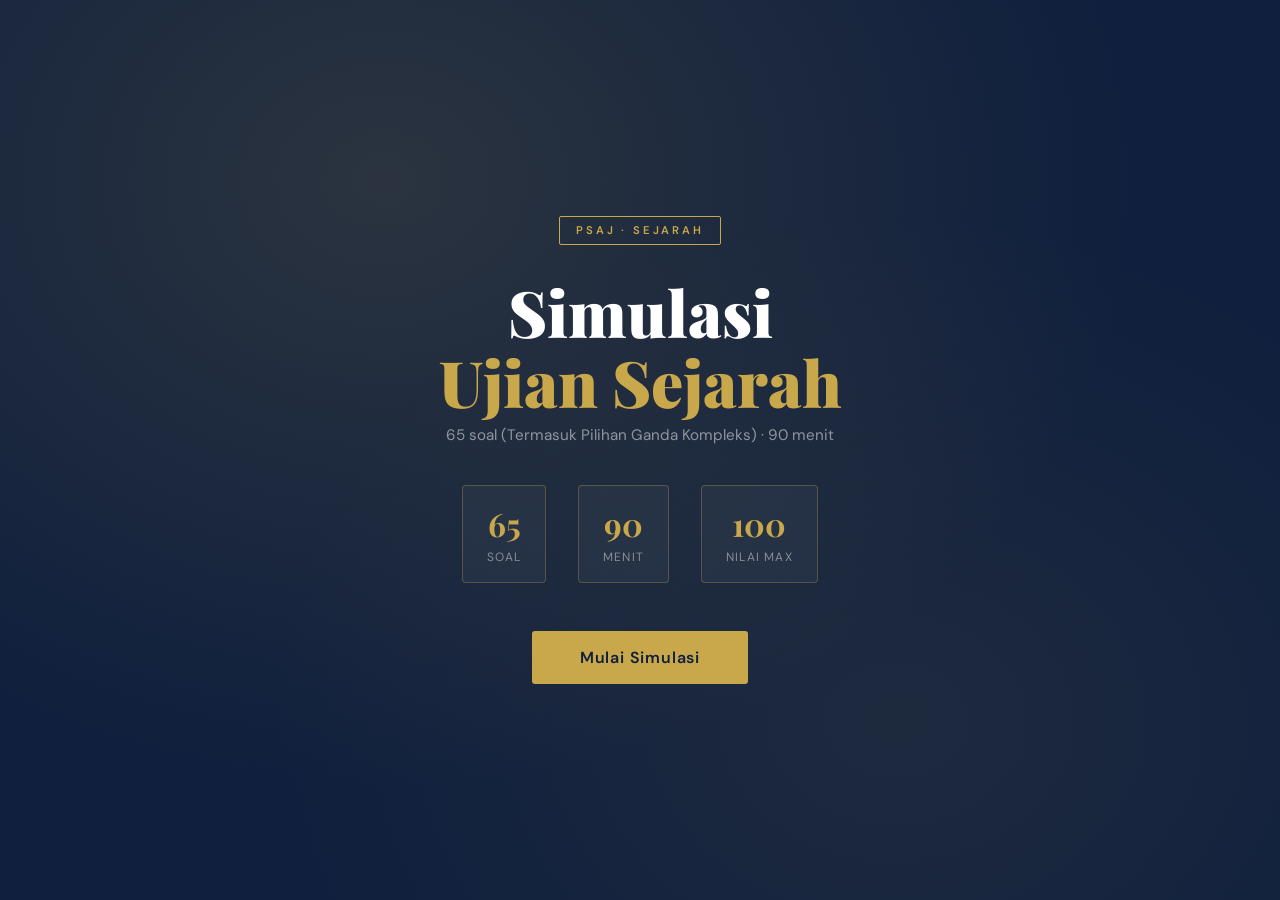
<file: index.html>
<!DOCTYPE html>
<html lang="id">
<head>
<meta charset="UTF-8">
<meta name="viewport" content="width=device-width, initial-scale=1.0">
<title>Simulasi USP Sejarah</title>
<style>
  @import url('https://fonts.googleapis.com/css2?family=Playfair+Display:wght@700;900&family=DM+Sans:wght@300;400;500;600&display=swap');

  :root {
    --navy: #0f1f3d;
    --navy2: #1a2f52;
    --gold: #c9a84c;
    --gold2: #e8c96a;
    --cream: #faf6ee;
    --green: #1a6644;
    --green-light: #e8f5ee;
    --red: #8b1a1a;
    --red-light: #fdf0f0;
    --gray: #6b7280;
    --border: #ddd5c0;
  }

  * { margin: 0; padding: 0; box-sizing: border-box; }

  body {
    font-family: 'DM Sans', sans-serif;
    background: var(--cream);
    color: var(--navy);
    min-height: 100vh;
  }

  /* ── SCREENS ── */
  .screen { display: none; }
  .screen.active { display: block; }

  /* ── START SCREEN ── */
  #start-screen {
    min-height: 100vh;
    display: none;
    flex-direction: column;
    align-items: center;
    justify-content: center;
    padding: 2rem;
    background: var(--navy);
    position: relative;
    overflow: hidden;
  }
  #start-screen.active { display: flex; }

  #start-screen::before {
    content: '';
    position: absolute;
    inset: 0;
    background: radial-gradient(ellipse at 30% 20%, rgba(201,168,76,0.15) 0%, transparent 60%),
                radial-gradient(ellipse at 70% 80%, rgba(201,168,76,0.08) 0%, transparent 50%);
  }

  .start-badge {
    font-family: 'DM Sans', sans-serif;
    font-size: 0.7rem;
    font-weight: 600;
    letter-spacing: 0.25em;
    text-transform: uppercase;
    color: var(--gold);
    border: 1px solid var(--gold);
    padding: 0.4rem 1rem;
    border-radius: 2px;
    margin-bottom: 2rem;
    position: relative;
    z-index: 1;
  }

  .start-title {
    font-family: 'Playfair Display', serif;
    font-size: clamp(2rem, 6vw, 4rem);
    font-weight: 900;
    color: #fff;
    text-align: center;
    line-height: 1.1;
    position: relative;
    z-index: 1;
    margin-bottom: 0.5rem;
  }

  .start-title span { color: var(--gold); }

  .start-sub {
    color: rgba(255,255,255,0.5);
    font-size: 0.95rem;
    text-align: center;
    margin-bottom: 2.5rem;
    position: relative;
    z-index: 1;
  }

  .stats-row {
    display: flex;
    gap: 2rem;
    margin-bottom: 3rem;
    position: relative;
    z-index: 1;
  }

  .stat-box {
    text-align: center;
    border: 1px solid rgba(201,168,76,0.3);
    padding: 1rem 1.5rem;
    border-radius: 4px;
    background: rgba(255,255,255,0.04);
  }

  .stat-num {
    font-family: 'Playfair Display', serif;
    font-size: 2rem;
    font-weight: 700;
    color: var(--gold);
    display: block;
  }

  .stat-label {
    font-size: 0.75rem;
    color: rgba(255,255,255,0.45);
    text-transform: uppercase;
    letter-spacing: 0.1em;
  }

  .btn-start {
    font-family: 'DM Sans', sans-serif;
    font-size: 1rem;
    font-weight: 600;
    color: var(--navy);
    background: var(--gold);
    border: none;
    padding: 1rem 3rem;
    border-radius: 3px;
    cursor: pointer;
    position: relative;
    z-index: 1;
    letter-spacing: 0.05em;
    transition: background 0.2s, transform 0.1s;
  }

  .btn-start:hover { background: var(--gold2); transform: translateY(-1px); }
  .btn-start:active { transform: translateY(0); }

  /* ── EXAM SCREEN ── */
  #exam-screen {
    min-height: 100vh;
    display: none;
    flex-direction: column;
  }
  #exam-screen.active { display: flex; }

  .exam-header {
    background: var(--navy);
    padding: 1rem 2rem;
    display: flex;
    align-items: center;
    justify-content: space-between;
    position: sticky;
    top: 0;
    z-index: 100;
    gap: 1rem;
  }

  .exam-logo {
    font-family: 'Playfair Display', serif;
    font-size: 1.1rem;
    font-weight: 700;
    color: var(--gold);
    white-space: nowrap;
  }

  .progress-wrap {
    flex: 1;
    max-width: 400px;
  }

  .progress-info {
    display: flex;
    justify-content: space-between;
    font-size: 0.75rem;
    color: rgba(255,255,255,0.5);
    margin-bottom: 0.3rem;
  }

  .progress-bar {
    height: 4px;
    background: rgba(255,255,255,0.1);
    border-radius: 2px;
    overflow: hidden;
  }

  .progress-fill {
    height: 100%;
    background: var(--gold);
    border-radius: 2px;
    transition: width 0.4s ease;
  }

  .timer-box {
    display: flex;
    align-items: center;
    gap: 0.5rem;
    color: #fff;
    font-size: 0.9rem;
    font-weight: 600;
    background: rgba(255,255,255,0.08);
    padding: 0.4rem 0.9rem;
    border-radius: 3px;
    white-space: nowrap;
  }

  .timer-box.warning { color: #f59e0b; }
  .timer-box.danger { color: #ef4444; animation: pulse 1s infinite; }

  @keyframes pulse { 0%,100%{opacity:1} 50%{opacity:0.6} }

  /* ── QUESTION AREA ── */
  .exam-body {
    flex: 1;
    max-width: 800px;
    width: 100%;
    margin: 0 auto;
    padding: 2rem 1.5rem 6rem;
  }

  .q-counter {
    font-size: 0.75rem;
    font-weight: 600;
    letter-spacing: 0.15em;
    text-transform: uppercase;
    color: var(--gold);
    margin-bottom: 0.5rem;
  }

  .q-instruction {
    font-size: 0.85rem;
    color: #d97706;
    font-weight: 600;
    margin-bottom: 1.2rem;
    background: #fef3c7;
    padding: 0.5rem 1rem;
    border-radius: 4px;
    display: inline-block;
  }

  .q-text {
    font-size: 1.05rem;
    line-height: 1.7;
    color: var(--navy);
    margin-bottom: 1.8rem;
    font-weight: 400;
  }

  .options {
    display: flex;
    flex-direction: column;
    gap: 0.6rem;
  }

  .option {
    display: flex;
    align-items: flex-start;
    gap: 1rem;
    padding: 1rem 1.2rem;
    border: 1.5px solid var(--border);
    border-radius: 6px;
    cursor: pointer;
    transition: all 0.15s;
    background: #fff;
    text-align: left;
  }

  .option:hover:not(.disabled) {
    border-color: var(--gold);
    background: #fffdf5;
  }

  .option.selected {
    border-color: var(--navy);
    background: #f0f4ff;
  }

  .option.correct {
    border-color: var(--green);
    background: var(--green-light);
  }

  .option.wrong {
    border-color: var(--red);
    background: var(--red-light);
  }

  .option.disabled { cursor: default; }

  .opt-letter {
    width: 28px;
    height: 28px;
    border-radius: 50%;
    background: var(--cream);
    border: 1.5px solid var(--border);
    display: flex;
    align-items: center;
    justify-content: center;
    font-size: 0.8rem;
    font-weight: 600;
    flex-shrink: 0;
    margin-top: 1px;
    transition: all 0.15s;
    color: var(--navy);
  }

  .option.selected .opt-letter { background: var(--navy); color: #fff; border-color: var(--navy); }
  .option.correct .opt-letter { background: var(--green); color: #fff; border-color: var(--green); }
  .option.wrong .opt-letter { background: var(--red); color: #fff; border-color: var(--red); }

  .opt-text {
    font-size: 0.95rem;
    line-height: 1.5;
    color: var(--navy);
  }

  .feedback-box {
    margin-top: 1.2rem;
    padding: 0.9rem 1.2rem;
    border-radius: 6px;
    font-size: 0.9rem;
    line-height: 1.5;
    display: none;
  }

  .feedback-box.correct { background: var(--green-light); border-left: 4px solid var(--green); color: var(--green); display: block; }
  .feedback-box.wrong { background: var(--red-light); border-left: 4px solid var(--red); color: var(--red); display: block; }

  /* ── NAV ── */
  .exam-nav {
    position: fixed;
    bottom: 0;
    left: 0;
    right: 0;
    background: #fff;
    border-top: 1px solid var(--border);
    padding: 1rem 2rem;
    display: flex;
    justify-content: space-between;
    align-items: center;
    z-index: 100;
  }

  .btn-nav {
    font-family: 'DM Sans', sans-serif;
    font-size: 0.9rem;
    font-weight: 600;
    padding: 0.7rem 1.8rem;
    border-radius: 4px;
    cursor: pointer;
    transition: all 0.15s;
    border: 1.5px solid;
  }

  .btn-prev {
    background: transparent;
    border-color: var(--border);
    color: var(--gray);
  }
  .btn-prev:hover:not(:disabled) { border-color: var(--navy); color: var(--navy); }
  .btn-prev:disabled { opacity: 0.3; cursor: default; }

  .btn-next {
    background: var(--navy);
    border-color: var(--navy);
    color: #fff;
  }
  .btn-next:hover { background: var(--navy2); }

  .btn-submit {
    background: var(--gold);
    border-color: var(--gold);
    color: var(--navy);
    font-weight: 700;
  }
  .btn-submit:hover { background: var(--gold2); }

  .nav-dots {
    display: flex;
    gap: 4px;
    flex-wrap: wrap;
    justify-content: center;
    max-width: 300px;
  }

  .nav-dot {
    width: 10px;
    height: 10px;
    border-radius: 50%;
    background: var(--border);
    cursor: pointer;
    transition: background 0.15s;
    border: none;
  }
  .nav-dot.answered { background: var(--navy); }
  .nav-dot.current { background: var(--gold); transform: scale(1.3); }
  .nav-dot.correct-dot { background: var(--green); }
  .nav-dot.wrong-dot { background: var(--red); }

  /* ── RESULT SCREEN ── */
  #result-screen {
    min-height: 100vh;
    display: none;
    flex-direction: column;
    align-items: center;
    justify-content: center;
    padding: 2rem;
    background: var(--navy);
    position: relative;
    overflow: hidden;
  }
  #result-screen.active { display: flex; }
  #result-screen::before {
    content: '';
    position: absolute;
    inset: 0;
    background: radial-gradient(ellipse at 50% 30%, rgba(201,168,76,0.12) 0%, transparent 60%);
  }

  .result-card {
    background: var(--cream);
    border-radius: 12px;
    padding: 3rem;
    max-width: 600px;
    width: 100%;
    text-align: center;
    position: relative;
    z-index: 1;
  }

  .result-grade {
    font-family: 'Playfair Display', serif;
    font-size: 5rem;
    font-weight: 900;
    line-height: 1;
    margin-bottom: 0.5rem;
  }

  .result-label {
    font-size: 0.75rem;
    letter-spacing: 0.2em;
    text-transform: uppercase;
    color: var(--gray);
    margin-bottom: 1.5rem;
  }

  .result-verdict {
    font-family: 'Playfair Display', serif;
    font-size: 1.8rem;
    font-weight: 700;
    margin-bottom: 0.5rem;
  }

  .result-msg {
    color: var(--gray);
    font-size: 0.95rem;
    margin-bottom: 2rem;
    line-height: 1.6;
  }

  .result-stats {
    display: grid;
    grid-template-columns: repeat(3, 1fr);
    gap: 1rem;
    margin-bottom: 2rem;
  }

  .rs-box {
    padding: 1rem;
    border-radius: 6px;
    border: 1px solid var(--border);
  }

  .rs-num {
    font-family: 'Playfair Display', serif;
    font-size: 1.8rem;
    font-weight: 700;
    display: block;
  }

  .rs-label { font-size: 0.75rem; color: var(--gray); text-transform: uppercase; letter-spacing: 0.1em; }
  .rs-correct .rs-num { color: var(--green); }
  .rs-wrong .rs-num { color: var(--red); }
  .rs-skip .rs-num { color: var(--gold); }

  .btn-restart {
    font-family: 'DM Sans', sans-serif;
    font-size: 1rem;
    font-weight: 700;
    color: var(--navy);
    background: var(--gold);
    border: none;
    padding: 0.9rem 2.5rem;
    border-radius: 4px;
    cursor: pointer;
    margin-right: 0.8rem;
    transition: background 0.2s;
  }
  .btn-restart:hover { background: var(--gold2); }

  .btn-review {
    font-family: 'DM Sans', sans-serif;
    font-size: 1rem;
    font-weight: 600;
    color: var(--navy);
    background: transparent;
    border: 1.5px solid var(--border);
    padding: 0.9rem 2.5rem;
    border-radius: 4px;
    cursor: pointer;
    transition: border-color 0.2s;
  }
  .btn-review:hover { border-color: var(--navy); }

  /* ── REVIEW SCREEN ── */
  #review-screen {
    min-height: 100vh;
    display: none;
    flex-direction: column;
  }
  #review-screen.active { display: flex; }

  .review-header {
    background: var(--navy);
    padding: 1rem 2rem;
    display: flex;
    align-items: center;
    justify-content: space-between;
    position: sticky;
    top: 0;
    z-index: 100;
  }

  .review-title {
    font-family: 'Playfair Display', serif;
    font-size: 1.2rem;
    color: var(--gold);
  }

  .btn-back {
    font-family: 'DM Sans', sans-serif;
    font-size: 0.85rem;
    font-weight: 600;
    color: rgba(255,255,255,0.7);
    background: transparent;
    border: 1px solid rgba(255,255,255,0.2);
    padding: 0.4rem 1rem;
    border-radius: 3px;
    cursor: pointer;
    transition: all 0.15s;
  }
  .btn-back:hover { color: #fff; border-color: rgba(255,255,255,0.5); }

  .review-body {
    max-width: 800px;
    width: 100%;
    margin: 0 auto;
    padding: 2rem 1.5rem;
  }

  .review-item {
    background: #fff;
    border: 1px solid var(--border);
    border-radius: 8px;
    padding: 1.5rem;
    margin-bottom: 1.2rem;
  }

  .review-item.rev-correct { border-left: 4px solid var(--green); }
  .review-item.rev-wrong { border-left: 4px solid var(--red); }
  .review-item.rev-skip { border-left: 4px solid var(--gold); }

  .review-q-num {
    font-size: 0.72rem;
    font-weight: 600;
    letter-spacing: 0.15em;
    text-transform: uppercase;
    margin-bottom: 0.5rem;
  }
  .rev-correct .review-q-num { color: var(--green); }
  .rev-wrong .review-q-num { color: var(--red); }
  .rev-skip .review-q-num { color: var(--gold); }

  .review-q-text {
    font-size: 0.95rem;
    line-height: 1.6;
    margin-bottom: 0.8rem;
    color: var(--navy);
  }

  .review-answers {
    font-size: 0.88rem;
    line-height: 1.8;
  }

  .rev-your { color: var(--red); }
  .rev-correct-ans { color: var(--green); font-weight: 600; margin-top: 0.5rem; }

  /* ── MEDIA QUERIES FOR MOBILE RESPONSIVENESS ── */
  @media (max-width: 768px) {
    /* Umum */
    body { font-size: 14px; }
    
    /* Start Screen */
    .start-title { font-size: 2.2rem; }
    .stats-row { flex-wrap: wrap; justify-content: center; gap: 1rem; }
    .stat-box { flex: 1 1 30%; min-width: 90px; padding: 0.8rem; }
    .btn-start { width: 100%; max-width: 300px; }

    /* Exam Header */
    .exam-header { flex-wrap: wrap; padding: 0.8rem 1rem; gap: 0.5rem; }
    .exam-logo { flex: 1; font-size: 1rem; }
    .timer-box { flex: 0 0 auto; font-size: 0.85rem; padding: 0.35rem 0.6rem; }
    .progress-wrap { order: 3; width: 100%; max-width: 100%; margin-top: 0.5rem; }

    /* Exam Body */
    .exam-body { padding: 1.5rem 1rem 9rem; } /* Tambah ruang bawah agar tidak tertutup nav */
    .q-text { font-size: 1rem; line-height: 1.5; }
    .option { padding: 0.8rem 1rem; gap: 0.8rem; }
    .opt-letter { width: 24px; height: 24px; font-size: 0.75rem; }
    .opt-text { font-size: 0.9rem; }

    /* Exam Nav - Dirombak agar susunannya tidak bertabrakan */
    .exam-nav { 
      flex-wrap: wrap; 
      padding: 0.8rem 1rem; 
      gap: 0.5rem; 
      justify-content: space-between;
    }
    .nav-dots {
      order: -1; /* Pindahkan navigasi dot ke atas tombol */
      width: 100%;
      max-width: 100%;
      margin-bottom: 0.5rem;
      max-height: 60px; /* Batasi tinggi dot agar tidak memenuhi layar */
      overflow-y: auto;
    }
    .btn-nav { 
      flex: 1; /* Tombol dibagi rata 50% kiri & kanan */
      text-align: center; 
      padding: 0.7rem 0.5rem; 
      font-size: 0.85rem; 
      white-space: nowrap;
    }
    .btn-prev { margin-right: 0.5rem; }

    /* Result Screen */
    .result-card { padding: 2rem 1.2rem; margin: 1rem; width: auto; }
    .result-grade { font-size: 4rem; }
    .result-stats { grid-template-columns: repeat(3, 1fr); gap: 0.5rem; }
    .rs-box { padding: 0.8rem 0.5rem; }
    .rs-num { font-size: 1.4rem; }
    
    /* Buat tombol akhir menyusun vertikal */
    .result-card > div:last-child { display: flex; flex-direction: column; gap: 0.8rem; }
    .btn-restart { margin-right: 0; width: 100%; }
    .btn-review { width: 100%; }

    /* Review Screen */
    .review-header { padding: 0.8rem 1rem; }
    .review-title { font-size: 1rem; }
    .review-body { padding: 1.5rem 1rem; }
    .review-item { padding: 1rem; }
  }
</style>
</head>
<body>

<div id="start-screen" class="screen active">
  <div class="start-badge">PSAJ · Sejarah</div>
  <h1 class="start-title">Simulasi<br><span>Ujian Sejarah</span></h1>
  <p class="start-sub">65 soal (Termasuk Pilihan Ganda Kompleks) · 90 menit</p>
  <div class="stats-row">
    <div class="stat-box"><span class="stat-num">65</span><span class="stat-label">Soal</span></div>
    <div class="stat-box"><span class="stat-num">90</span><span class="stat-label">Menit</span></div>
    <div class="stat-box"><span class="stat-num">100</span><span class="stat-label">Nilai Max</span></div>
  </div>
  <button class="btn-start" onclick="startExam()">Mulai Simulasi</button>
</div>

<div id="exam-screen" class="screen">
  <div class="exam-header">
    <div class="exam-logo">USP Sejarah</div>
    <div class="progress-wrap">
      <div class="progress-info">
        <span id="q-progress">Soal 1 / 65</span>
        <span id="q-answered">0 dijawab</span>
      </div>
      <div class="progress-bar"><div class="progress-fill" id="progress-fill" style="width:0%"></div></div>
    </div>
    <div class="timer-box" id="timer-box">⏱ 90:00</div>
  </div>

  <div class="exam-body" id="exam-body"></div>

  <div class="exam-nav">
    <button class="btn-nav btn-prev" id="btn-prev" onclick="navigate(-1)" disabled>← Sebelumnya</button>
    <div class="nav-dots" id="nav-dots"></div>
    <button class="btn-nav btn-next" id="btn-next" onclick="navigate(1)">Berikutnya →</button>
  </div>
</div>

<div id="result-screen" class="screen">
  <div class="result-card">
    <div class="result-grade" id="result-grade">—</div>
    <div class="result-label">Nilai Akhir</div>
    <div class="result-verdict" id="result-verdict">—</div>
    <div class="result-msg" id="result-msg">—</div>
    <div class="result-stats">
      <div class="rs-box rs-correct"><span class="rs-num" id="rs-correct">0</span><span class="rs-label">Benar</span></div>
      <div class="rs-box rs-wrong"><span class="rs-num" id="rs-wrong">0</span><span class="rs-label">Salah</span></div>
      <div class="rs-box rs-skip"><span class="rs-num" id="rs-skip">0</span><span class="rs-label">Kosong</span></div>
    </div>
    <div>
      <button class="btn-restart" onclick="restartExam()">Ulangi Ujian</button>
      <button class="btn-review" onclick="showReview()">Lihat Pembahasan</button>
    </div>
  </div>
</div>

<div id="review-screen" class="screen">
  <div class="review-header">
    <div class="review-title">Pembahasan Soal</div>
    <button class="btn-back" onclick="backToResult()">← Kembali</button>
  </div>
  <div class="review-body" id="review-body"></div>
</div>

<script>
// ═══════════════════════════════════════════════
// DATA SOAL (Diperbarui dengan array untuk Pilihan Ganda Kompleks)
// ═══════════════════════════════════════════════
const QUESTIONS = [
  { q: "Agresi Militer Belanda I, yang juga dikenal sebagai Operasi Produk, adalah serangan militer Belanda terhadap wilayah Jawa dan Sumatra yang dikuasai oleh Republik Indonesia. Agresi militer Belanda I terjadi pada...", opts: ["14 Desember 1945","25 Oktober 1945","21 Juli 1947","10 November 1945","29 September 1945"], correct: [2] },
  { q: "Pemberontakan PKI di Madiun 1948 berkaitan erat dengan kebijakan Rekonstruksi dan Rasionalisasi Angkatan Perang (RERA). Indikator yang mendukung pernyataan tersebut adalah…", opts: ["Amir Syarifudin menghimpun anggota tentara yang tersingkir untuk melakukan pemberontakan.","Rera akan bermetamorfosis menjadi FDR yang kelak akan melakukan pemberontakan di Madiun.","TNI tidak berhasil menyatukan unsur KNIL ke dalam tubuh APRIS sebagai unsur keamanan RIS.","Kabinet Hatta melakukan pengurangan terhadap TNI yang dianggap menjadi beban anggaran negara.","Rera dipimpin oleh Muso dan Alimin."], correct: [0] },
  { q: "Peristiwa IKADA terjadi pada 19 September 1945. Apa tujuan utama dari peristiwa IKADA yang terjadi pada 19 September 1945?", opts: ["Untuk mengadakan upacara kenegaraan pertama","Untuk menyambut kedatangan pasukan Sekutu","Untuk mendemonstrasikan kekuatan militer Indonesia","Untuk merayakan kemerdekaan Indonesia","Untuk menunjukkan dukungan rakyat terhadap pemerintah Republik Indonesia yang baru terbentuk"], correct: [4] },
  { q: "Perjanjian Linggarjati ditandatangani pada 15 November 1946, terdiri dari 17 pasal. Manakah yang mencakup poin penting Perjanjian Linggarjati?", opts: ["Belanda mengakui secara de facto wilayah Republik Indonesia yang meliputi Sumatra, Jawa, dan Madura.","Republik Indonesia dan Belanda akan bekerja sama dalam membentuk Uni Indonesia-Belanda","Belanda mengakui kedaulatan Republik Indonesia secara penuh.","Belanda setuju untuk menarik pasukannya dari wilayah Republik Indonesia dalam waktu dua tahun.","Pembentukan Republik Indonesia Serikat (RIS) pada tahun 1949."], correct: [0, 1, 4] },
  { q: "Perjanjian Roem-Royen ditandatangani pada tanggal 7 Mei 1949. Yang mana di antara berikut ini bagian dari bunyi statement perjanjian Roem-Royen?", opts: ["Gencatan senjata antara kedua belah pihak.","Pengakuan kedaulatan Republik Indonesia secara penuh oleh Belanda.","Pembentukan Republik Indonesia Serikat (RIS).","Pembebasan semua tahanan politik.","Pengembalian pemerintahan Republik Indonesia ke Yogyakarta."], correct: [0, 3, 4] },
  { q: "Pertempuran Surabaya pada 10 November 1945 melibatkan rakyat Surabaya yang berjuang melawan tentara Inggris. Apa tujuan utama pertempuran antara Inggris dan rakyat Surabaya pada 10 November 1945?", opts: ["Untuk mempertahankan kemerdekaan Indonesia dari ancaman penjajah","Untuk memproklamasikan kemerdekaan Indonesia","Untuk menghentikan perlawanan rakyat Surabaya","Untuk mendukung kembalinya kekuasaan Jepang di Indonesia","Untuk menunjukkan kekuatan militer Indonesia"], correct: [0] },
  { q: "Perundingan Renville berlangsung pada tahun 1948 di atas kapal perang Amerika Serikat, USS Renville. Apa dampak positif yang diperoleh Indonesia dari Perundingan Renville?", opts: ["Mengamankan wilayah Yogyakarta sebagai ibu kota sementara Indonesia","Mengakhiri seluruh bentuk agresi militer Belanda","Mendapatkan dukungan internasional untuk perjuangan kemerdekaan","Mempercepat proses pembangunan ekonomi pasca kemerdekaan","Mengakui kedaulatan penuh Indonesia di seluruh wilayah"], correct: [2] },
  { q: "Piagam Jakarta adalah dokumen yang menjadi landasan penyusunan UUD 1945. Apa kata yang dihilangkan dalam Piagam Jakarta dalam proses penyusunan Pembukaan UUD 1945?", opts: ["Kerakyatan yang dipimpin oleh hikmat kebijaksanaan","Kewajiban menjalankan syariat Islam","Ketuhanan Yang Maha Esa","Keadilan sosial bagi seluruh rakyat Indonesia","Persatuan Indonesia"], correct: [1] },
  { q: "Bagaimana sikap masyarakat Indonesia saat ini terhadap peristiwa Proklamasi Kemerdekaan memberikan dampak jangka panjang terhadap kehidupan berbangsa dan bernegara?", opts: ["Memperingati dengan upacara sederhana tanpa makna mendalam","Mengabaikan nilai-nilai perjuangan para pahlawan","Menjadikannya sebagai hari libur nasional tanpa refleksi makna","Menganggap peristiwa tersebut sebagai sejarah masa lalu yang tidak relevan","Menjadikan semangat proklamasi sebagai inspirasi dalam membangun bangsa"], correct: [4] },
  { q: "Republik Indonesia Serikat (RIS) diresmikan pada 27 Desember 1949 sebagai hasil dari Konferensi Meja Bundar (KMB). Manakah di antara berikut ini yang merupakan bagian dari wilayah Republik Indonesia Serikat?", opts: ["Negara Indonesia Timur.","Negara Papua Barat.","Negara Pasundan.","Negara Sumatra Timur.","Negara Kalimantan Barat."], correct: [0, 2, 3, 4] },
  { q: "Sejak Juni 1948 para tokoh PKI mengerahkan massa untuk melancarkan aksi sepihak ke daerah Surakarta, Solo, Kediri, dan Purwodadi. Saran yang disampaikan para tokoh PKI seperti tercantum di bawah ini yaitu…", opts: ["Menculik para tokoh PKI.","Mengambil alih tempat-tempat strategis","Melucuti persenjataan anggota militer.","Menduduki kantor pemerintahan.","Merebut tanah milik bangsawan."], correct: [1] },
  { q: "Bagaimana kedatangan tentara Sekutu di Indonesia memberikan dampak jangka panjang terhadap perjuangan kemerdekaan Indonesia?", opts: ["Mengakibatkan pertempuran hebat antara Sekutu dan pejuang kemerdekaan","Memberikan pelatihan militer kepada pejuang Indonesia","Membawa bantuan kemanusiaan untuk rakyat Indonesia","Membantu perjuangan rakyat Indonesia melawan Jepang","Mengakui kemerdekaan Indonesia secara penuh"], correct: [0] },
  { q: "Tokoh yang berperan penting membawa kembali Soekarno dan Hatta dari Rengasdengklok, adalah....", opts: ["Achmad Soebardjo","Chaerul Saleh","Wikana.","SK Trimurti","Sutan Syahrir"], correct: [0] },
  { q: "Alasan pemilihan kota Yogyakarta menjadi ibu kota sementara Indonesia pada masa awal kemerdekaan. Yang mana di antara berikut ini yang merupakan alasan tersebut?", opts: ["Kondisi geografis yang sulit dijangkau oleh Belanda.","Keberadaan pasukan militer Indonesia yang kuat di Yogyakarta","Infrastruktur yang lebih maju dibandingkan kota lain.","Letaknya yang strategis dan berada di tengah Pulau Jawa.","Dukungan penuh dari Sultan Hamengkubuwono IX."], correct: [0, 3, 4] },
  { q: "Apa yang menjadi sikap resmi Jepang terhadap kemerdekaan Indonesia setelah mereka menyerah kepada Sekutu?", opts: ["Netral tanpa sikap resmi","Mengundurkan diri dari Indonesia","Mendukung Belanda untuk menjajah","Mengakui kemerdekaan Indonesia","Menentang kemerdekaan Indonesia"], correct: [0] },
  { q: "Apa yang menjadi alasan utama Jepang tidak segera mengakui Proklamasi Kemerdekaan Indonesia?", opts: ["Ketidakjelasan mengenai status politik Indonesia","Tekanan dari pihak Sekutu yang memenangkan perang","Keinginan untuk mempertahankan kontrol atas Indonesia","Kekhawatiran akan reaksi dari negara-negara Asia lainnya","Harapan untuk menjalin hubungan diplomatik dengan Belanda"], correct: [1] },
  { q: "Apa dampak utama dari sikap netral Jepang terhadap perjuangan kemerdekaan Indonesia?", opts: ["Mempercepat pengakuan kemerdekaan oleh negara lain","Memperlambat proses pengakuan Internasional","Menyebabkan konflik internal di antara para pejuang","Memperkuat posisi Indonesia di mata dunia internasional","Menginginkan pengakuan bahwa Jepang tetap berkuasa"], correct: [1] },
  { q: "Dampak dan peristiwa apa yang dirasakan oleh bangsa Indonesia dari kedatangan tentara Sekutu di Indonesia setelah proklamasi kemerdekaan?", opts: ["Peristiwa 10 November 1945 di Surabaya.","Agresi Militer Belanda I.","Pembentukan Badan Keamanan Rakyat (BKR).","Pembentukan Komite Nasional Indonesia Pusat (KNIP).","Pertempuran Medan Area"], correct: [0, 4] },
  { q: "Mengapa pemerintah Indonesia memilih jalur diplomatik dalam menghadapi kedatangan pasukan Sekutu?", opts: ["Untuk menahan kedatangan tentara Belanda","Untuk memperkuat kekuasaan Jepang di Indonesia","Untuk mengontrol wilayah-wilayah strategis","Untuk menghindari konflik bersenjata dengan Sekutu","Untuk mencari dukungan internasional"], correct: [3] },
  { q: "Hal mendasar yang menyebabkan paham komunis tidak sesuai dengan kepribadian bangsa Indonesia yang pancasilais adalah…", opts: ["Komunisme berasal dari negara blok timur yang berlawanan dengan blok barat.","Komunisme bersifat ateis tidak mengakui keberadaan Tuhan Yang Maha Esa.","Komunisme menginginkan bentuk negara komunis.","Pancasila merupakan ide presiden Sukarno yang beraliran liberal, bukan komunis.","Komunisme sering melakukan aksi demonstrasi dan perusakan."], correct: [1] },
  { q: "Bagaimana hasil sidang pertama PPKI (18 Agustus 1945) memberikan dampak jangka panjang terhadap pembentukan dan stabilitas pemerintahan Indonesia?", opts: ["Membentuk dasar hukum yang kuat untuk pemerintahan Indonesia","Membatasi hak-hak rakyat dalam proses pemerintahan","Membentuk aliansi politik dengan negara-negara asing","Menyebabkan ketidakstabilan politik jangka panjang","Menggantikan seluruh struktur pemerintahan yang ada dengan sistem yang baru"], correct: [0] },
  { q: "Pilihlah dampak yang paling signifikan dari kebijakan tanam paksa dan kebijakan pintu terbuka yang diterapkan oleh Belanda terhadap bangsa Indonesia.", opts: ["Kebijakan tanam paksa dan kebijakan pintu terbuka memperkuat ekonomi lokal tanpa menyebabkan perubahan sosial yang signifikan","Kebijakan tanam paksa meningkatkan produksi pertanian lokal, sedangkan kebijakan pintu terbuka mengurangi ketergantungan pada ekspor.","Kebijakan tanam paksa mengakibatkan kerusakan lingkungan, sementara kebijakan pintu terbuka meningkatkan kerjasama antar negara","Kebijakan tanam paksa meningkatkan kesejahteraan masyarakat, sedangkan kebijakan pintu terbuka membatasi perdagangan internasional","Kebijakan tanam paksa menyebabkan penderitaan dan kemiskinan di kalangan petani Jawa, sementara kebijakan pintu terbuka membuka peluang bagi investasi asing"], correct: [4] },
  { q: "Pilihlah dampak yang paling signifikan dari kebijakan tanam paksa (cultuurstelsel) terhadap struktur sosial dan ekonomi masyarakat Jawa serta dampaknya terhadap perlawanan.", opts: ["Kebijakan tanam paksa hanya mempengaruhi lapisan elite masyarakat dan tidak mempengaruhi rakyat biasa","Kebijakan tanam paksa menciptakan lapangan kerja baru bagi masyarakat Jawa, sehingga meningkatkan dukungan terhadap pemerintahan Belanda","Kebijakan tanam paksa menciptakan peluang masyarakat untuk berkembang","Kebijakan tanam paksa menciptakan lapangan kerja baru, sehingga masyarakat Jawa mendukung pemerintahan Belanda","Kebijakan tanam paksa menyebabkan penderitaan dan kemiskinan di kalangan petani Jawa, yang pada gilirannya memicu perlawanan terhadap kekuasaan kolonial Belanda."], correct: [4] },
  { q: "Pilihlah faktor yang paling berpengaruh dalam memotivasi ekspedisi penjelajahan samudra bangsa Portugis pada abad ke-15.", opts: ["Perkembangan teknologi navigasi - Memungkinkan pelayaran jarak jauh yang lebih aman dan akurat","Dukungan monarki: Dukungan dari Raja Portugal, seperti Pangeran Henry the Navigator, dalam menyediakan dana dan sumber daya","Perkembangan teknologi navigasi: Bangsa Portugis mengadopsi kompas dan astrolabe, yang memungkinkan pelayaran jarak jauh yang lebih aman dan akurat","Persaingan dengan Spanyol untuk menemukan jalur baru ke Asia dan menguasai perdagangan rempah-rempah","Misi penyebaran agama: Keinginan untuk menyebarkan agama Kristen ke wilayah-wilayah baru"], correct: [1] },
  { q: "Pilihlah strategi VOC yang paling efektif dan dampaknya terhadap tujuan VOC dalam memperluas pengaruhnya di Nusantara.", opts: ["Kerjasama dan perjanjian dengan penguasa lokal untuk memperoleh hak monopoli dagang dan dukungan militer","Pembangunan benteng dan pos perdagangan di berbagai wilayah strategis di Nusantara untuk mengamankan jalur perdagangan","Eksploitasi sumber daya alam membuat strategi VOC berubah hingga mereka memanfaatkan kebaikan bangsa Indonesia","Eksploitasi sumber daya alam secara maksimal untuk meningkatkan keuntungan","Monopoli perdagangan rempah-rempah: VOC melakukan tindakan tegas untuk menguasai perdagangan rempah-rempah, termasuk menerapkan kebijakan pemusnahan tanaman rempah di luar wilayah kekuasaan mereka"], correct: [4] },
  { q: "Apa dampak dari kebijakan politik etis terhadap pendidikan di Indonesia?", opts: ["Mengurangi jumlah sekolah di pedesaan.","Memperketat persyaratan masuk sekolah.","Menurunkan tingkat melek huruf.","Meningkatkan akses pendidikan bagi kaum pribumi.","Menurunkan standar pendidikan nasional."], correct: [3] },
  { q: "Apa dampak penjelajahan samudra bagi bangsa Spanyol?", opts: ["Menemukan benua India","Menguasai wilayah-wilayah di Afrika Timur","Penemuan Benua Amerika","Menaklukkan Kerajaan India","Mendominasi perdagangan rempah-rempah di Samudra Hindia"], correct: [2] },
  { q: "Apa dampak penjelajahan samudra Spanyol terhadap penduduk asli di Amerika?", opts: ["Pelestarian budaya dan tradisi asli","Penurunan drastis populasi akibat penyakit dan peperangan","Pengembangan teknologi lokal","Peningkatan populasi penduduk asli.","Peningkatan perdagangan lokal"], correct: [1] },
  { q: "Apa hasil dari pendirian pos-pos perdagangan Portugis di wilayah Asia?", opts: ["Mengurangi persaingan dagang di antara negara-negara Eropa","Menghambat pertumbuhan ekonomi di Asia","Membatasi akses Eropa ke pasar Asia","Meningkatkan dominasi Portugis dalam perdagangan rempah-rempah","Mengurangi ketergantungan masyarakat asli pada sumber daya lokal"], correct: [3] },
  { q: "Apa nama perjanjian yang mengakui kekuasaan Belanda atas Maluku?", opts: ["Perjanjian Bunker Hill.","Perjanjian Saragosa.","Perjanjian London.","Perjanjian Versailles.","Perjanjian Todesillas."], correct: [1] },
  { q: "Apa tujuan utama bangsa Spanyol melakukan penjelajahan samudra pada abad ke-15?", opts: ["Mencari jalur baru ke Asia untuk perdagangan rempah-rempah","Meningkatkan hubungan diplomatik dengan Tiongkok","Menaklukkan kerajaan India","Bekerja sama dengan Asia","Menguasai wilayah-wilayah di Afrika"], correct: [0] },
  { q: "Apa tujuan utama dari kebijakan pintu terbuka (Open Door Policy) yang diterapkan oleh Belanda di Indonesia?", opts: ["Mendorong masuknya investasi dan perdagangan bebas","Membatasi perdagangan dengan negara asing","Mengisolasi ekonomi Indonesia dari pengaruh luar","Membuat agar masyarakat hanya bisa menjual kepada pihak Belanda","Meningkatkan ketergantungan pada barang-barang lokal"], correct: [0] },
  { q: "Apa yang dimaksud dengan Politik Etis yang diterapkan oleh pemerintah kolonial Belanda di Indonesia?", opts: ["Kebijakan yang bertujuan memajukan kesejahteraan penduduk pribumi.","Kebijakan yang mengutamakan perdagangan bebas.","Kebijakan yang mengutamakan eksploitasi sumber daya alam.","Kebijakan yang fokus pada pengembangan infrastruktur militer.","Kebijakan yang menerapkan sistem tanam paksa."], correct: [0] },
  { q: "Apa yang dimaksud dengan sistem tanam paksa (Cultuurstelsel)?", opts: ["Sistem pembayaran pajak dalam bentuk hasil bumi.","Sistem perjanjian perdagangan bebas.","Sistem yang mewajibkan petani menanam tanaman tertentu untuk dijual.","Sistem pemanfaatan tenaga kerja lokal untuk membangun infrastruktur.","Sistem barter antara penduduk lokal dan VOC."], correct: [2] },
  { q: "Apa yang menjadi penyebab utama Perang Diponegoro?", opts: ["Penolakan terhadap pembatasan agama Islam.","Keinginan untuk memerdekakan diri dari penjajahan Belanda.","Pengusiran penduduk dari tanah leluhur mereka oleh pemerintah kolonial.","Pembebanan pajak yang tinggi oleh pemerintah kolonial.","Kekecewaan terhadap kebijakan tanam paksa."], correct: [2] },
  { q: "Bagaimana kebijakan perdagangan bebas yang diterapkan oleh pemerintah kolonial Portugis mempengaruhi perekonomian Indonesia?", opts: ["Mengurangi ekspor rempah-rempah.","Mendorong pertumbuhan industri lokal","Memperkuat monopoli perdagangan rempah-rempah oleh Portugis","Meningkatkan pendapatan penduduk lokal.","Mengurangi ketergantungan pada perdagangan internasional"], correct: [2] },
  { q: "Bagaimana kebijakan tanam paksa (cultuurstelsel) mempengaruhi struktur sosial dan ekonomi di kota Palembang?", opts: ["Kebijakan tanam paksa menyebabkan penderitaan dan kemiskinan di kalangan petani, memperburuk kondisi sosial ekonomi","Kebijakan tanam paksa mendorong petani di Palembang untuk beralih ke sektor perdagangan lokal dan industri kecil","Kebijakan tanam paksa memperkuat hubungan antara petani dan penguasa kolonial melalui keuntungan bersama","Kebijakan tanam paksa meningkatkan kesejahteraan petani di Palembang dengan hasil panen yang melimpah","Kesejahteraan dan peningkatan terjadi hingga kebijakan tanam paksa berpengaruh di kota Palembang"], correct: [0] },
  { q: "Tujuan manakah yang paling signifikan dalam kedatangan Belanda ke Indonesia dan apa dampaknya terhadap perkembangan ekonomi dan politik di wilayah tersebut?", opts: ["Penyusunan perjanjian politik - Memperkuat hubungan diplomatik dan keamanan di wilayah Nusantara, namun dengan risiko ketidakstabilan politik","Belanda berusaha menyusun perjanjian politik dengan penguasa lokal untuk memperkuat posisi mereka dan mengamankan hak-hak dagang","Monopoli perdagangan rempah-rempah: Meningkatkan keuntungan ekonomi Belanda dan memperkuat kendali mereka atas jalur perdagangan internasional","Penyebaran agama - Meningkatkan pengaruh budaya dan agama Belanda di wilayah Nusantara, namun dampaknya terhadap ekonomi relatif kecil","Eksplorasi wilayah baru - Memperluas pengetahuan geografis dan potensi sumber daya alam"], correct: [2] },
  { q: "Evaluasi dampak kebijakan ekonomi kolonial terhadap kemiskinan di kalangan masyarakat pribumi:", opts: ["Menyebabkan kemiskinan massal di kalangan masyarakat pribumi","Mengurangi beban pajak masyarakat pribumi","Meningkatkan kepemilikan tanah oleh masyarakat pribumi","Meningkatkan kesempatan kerja bagi pribumi","Meningkatkan taraf hidup masyarakat pribumi"], correct: [0] },
  { q: "Kenapa perlawanan rakyat Aceh dianggap berbeda dari perjuangan daerah lain, apakah perbedaan tersebut...", opts: ["Perlawanan rakyat Aceh tidak melibatkan konflik bersenjata","Perlawanan rakyat Aceh berlangsung lebih lama dan lebih sengit karena keuletan dan strategi gerilya yang efektif","Perlawanan rakyat Aceh hanya merupakan konflik internal antara suku-suku Aceh","Perlawanan rakyat Aceh mengandalkan dukungan dari negara-negara Eropa lain","Perlawanan rakyat Aceh mendapatkan hak khusus"], correct: [1] },
  { q: "Bagaimana strategi diplomasi yang diterapkan oleh Sultan Hasanuddin dalam mempengaruhi keberhasilan perlawanan Kerajaan Gowa-Tallo terhadap VOC?", opts: ["Sultan Hasanuddin berhasil membangun aliansi dengan kerajaan-kerajaan lain di Nusantara untuk melawan VOC","Sultan Hasanuddin menyerahkan kekuasaan kepada VOC untuk menghindari perang","Sultan Hasanuddin membangun aliansi dengan orang VOC","Sultan Hasanuddin memilih untuk mengisolasi kerajaan dari pengaruh asing","Sultan Hasanuddin menghindari konflik dengan VOC dan lebih fokus pada perdagangan internasional"], correct: [0] },
  { q: "Peristiwa apa yang menandai kedatangan VOC di Indonesia?", opts: ["Perjanjian Saragosa","Pendirian Benteng Batavia.","Kedatangan bangsa Portugis di Malaka.","Kedatangan kapal Duyfken di pulau Rote.","Pertempuran di Laut Jawa."], correct: [1] },
  { q: "Selama menjabat sebagai Gubernur Jenderal di Hindia Belanda, tujuan Thomas Stamford Raffles adalah...", opts: ["Mempertahankan Pulau Jawa agar tidak terjatuh kepada Inggris","Mengatur pemerintahan dan meningkatkan perdagangan serta keuangan","Melakukan monopoli perdagangan","Memperluas wilayah kekuasaan","Menghapus segala bentuk upeti dan wajib kerja paksa"], correct: [1] },
  { q: "Siapakah gubernur jenderal VOC pertama di Indonesia?", opts: ["Herman Willem Daendels","Cornelis de Houtman","Pieter Both","Thomas Stamford Raffles","Jan Pieterszoon Coen"], correct: [2] },
  { q: "Siapakah tokoh pergerakan nasional yang mendirikan organisasi Budi Utomo?", opts: ["Ki Hajar Dewantara","Dr. Sutomo","Soekarno","Mohammad Hatta","Sutan Sjahrir"], correct: [1] },
  { q: "Tahun berapa VOC resmi didirikan?", opts: ["1621","1492","1602","1645","1700"], correct: [2] },
  { q: "Gerakan yang terjadi tanggal 30 September 1965 menimbulkan perubahan yang besar. Salah satu dampak yang timbul dari gerakan tersebut adalah…", opts: ["Pembubaran negara federal RIS.","Munculnya Supersemar.","Munculnya Trikora dari masyarakat","Dijalankannya program reorganisasi dan rasionalisasi.","Pergantian sistem demokrasi terpimpin menjadi demokrasi parlementer."], correct: [1] },
  { q: "Bagaimana peran penting golongan pemuda dalam Proklamasi Kemerdekaan Indonesia memberikan dampak jangka panjang terhadap proses kemerdekaan?", opts: ["Mendukung penuh keputusan pemerintah Jepang","Mengkoordinasikan bantuan internasional","Mengambil inisiatif mendesak proklamasi segera dilakukan","Membantu dalam penyusunan teks proklamasi","Menjadi bagian dari pemerintahan setelah kemerdekaan"], correct: [2] },
  { q: "Prinsip demokrasi Indonesia tercermin dalam kalimat Pembukaan UUD 1945...", opts: ["atas berkat rahmat Allah Yang Maha Kuasa dan dengan didorongkan oleh keinginan luhur.","perjuangan kemerdekaan Indonesia telah sampailah kepada saat yang berbahagia.","bahwa sesungguhnya kemerdekaan itu adalah hak segala bangsa.","maka rakyat Indonesia menyatakan dengan ini kemerdekaannya.","terbentuk suatu susunan negara Republik Indonesia yang berkedaulatan rakyat."], correct: [4] },
  { q: "Bagaimana peran Jenderal Soedirman dalam memimpin perjuangan kemerdekaan Indonesia dan dampak jangka panjang terhadap kemerdekaan dan persatuan bangsa?", opts: ["Memimpin serangan militer konvensional secara langsung","Mengorganisir bantuan internasional untuk perjuangan Indonesia","Mengembangkan strategi diplomasi dengan negara asing","Mengatur administrasi pemerintahan selama masa perang","Menggunakan strategi gerilya untuk melemahkan kekuatan Belanda"], correct: [4] },
  { q: "Perundingan Komisi Meja Bundar (KMB) dimulai pada tanggal...", opts: ["14 April 1949","23 Agustus 1949","7 Mei 1949","10 November 1945","25 Maret 1947"], correct: [1] },
  { q: "KTN (Komisi Tiga Negara) merupakan komite bentukan PBB yang bertujuan menengahi pertikaian antara Indonesia dengan Belanda. Anggota KTN dari Australia yang menjadi wakil dari Indonesia adalah…", opts: ["Richard Kirby","Paul Van Zeelan","Mr. Roem","Dr. Frank Graham","Mr. Royen"], correct: [0] },
  { q: "Latihan kemiliteran kader-kader PKI di daerah Lubang Buaya adalah sebagai persiapan untuk…", opts: ["Mengepung bandara Halim Perdanakusuma.","Mengkoordinasikan kegiatan di Lubang Buaya.","Merebut kekuasaan pemerintahan","Mengamankan daerah Lubang Buaya","Merebut RRI dan PN telekomunikasi."], correct: [2] },
  { q: "Yang mana di antara berikut ini yang merupakan bagian dari perubahan fungsi KNIP pada masa awal kemerdekaan Indonesia?", opts: ["Dari badan legislatif sementara menjadi Dewan Perwakilan Rakyat (DPR).","Penambahan fungsi sebagai pembuat undang-undang darurat.","Diberikan wewenang untuk mengesahkan anggaran negara.","Berfungsi sebagai lembaga eksekutif sementara","Menerima tugas untuk menyusun konstitusi baru"], correct: [0, 2] },
  { q: "Yang mana di antara berikut ini yang merupakan bagian dari alat kelengkapan negara dan pemerintahan yang dibentuk pada masa awal kemerdekaan Indonesia?", opts: ["Partai Komunis Indonesia (PKI)","Komite Nasional Indonesia Pusat (KNIP)","Badan Keamanan Rakyat (BKR)","Tentara Nasional Indonesia (TNI)","Dewan Pertahanan Nasional (DPN)"], correct: [1, 2] },
  { q: "Yang mana di antara berikut ini yang merupakan bagian dari upaya Indonesia menempuh jalan peperangan dan perundingan dengan Belanda hingga diakui kedaulatan?", opts: ["Perjanjian Renville","Agresi Militer Belanda II","Perjanjian Linggarjati","Agresi Militer Belanda I","Konferensi Meja Bundar (KMB)"], correct: [0, 2, 4] },
  { q: "Ketidakstabilan politik pada masa awal kemerdekaan disebabkan oleh faktor internal berupa?", opts: ["Gangguan keamanan dalam negeri yang mengancam disintegrasi bangsa.","Adanya persaingan antar partai politik yang berbeda ideologi untuk menjadi partai paling berpengaruh di Indonesia.","Jepang memberikan batasan dalam berkembang salah satunya di bidang politik.","Kedatangan Sekutu (Inggris) yang diboncengi NICA.","Adanya pembentukan lembaga hingga tidak disetujui sekutu."], correct: [0, 1] },
  { q: "Wilayah Indonesia mana yang tidak dikuasai oleh Belanda pada masa penjajahan?", opts: ["Aceh","Kalimantan","Bali","Jawa","Sumatera"], correct: [0] },
  { q: "Tujuan golongan pemuda mengutus Darwis dan Wikana untuk menemui Soekarno dan Hatta adalah...", opts: ["Membujuk Soekarno dan Hatta untuk bekerja sama dengan Jepang.","Menyampaikan berita kekalahan Jepang kepada Soekarno dan Hatta","Mendesak Soekarno agar bersedia melaksanakan Proklamasi Kemerdekaan RI dan secepatnya lepas dari kekuasaan Jepang","Mendukung keputusan Soekarno dan Hatta dalam hal apapun","Mengusulkan kerjasama antara pemuda dan golongan tua"], correct: [2] },
  { q: "Pembentukan BKR adalah hasil sidang PPKI yang dilaksanakan pada tanggal....", opts: ["19 Agustus 1945","20 Agustus 1945","24 Agustus 1945","18 Agustus 1945","22 Agustus 1945"], correct: [4] },
  { q: "Apa alasan utama di balik terpilihnya Ir. Soekarno sebagai presiden pada sidang pertama PPKI?", opts: ["Karena Soekarno merupakan pilihan yang didukung oleh negara-negara Sekutu","Karena perintah dari pihak Jepang","Karena Soekarno memiliki latar belakang militer yang kuat","Karena Soekarno adalah tokoh yang disegani dan berpengaruh dalam pergerakan kemerdekaan","Karena Soekarno memiliki pengalaman luas dalam diplomasi internasional"], correct: [3] },
  { q: "Siapa yang berhak melakukan perubahan rancangan UUD 1945 yang diputuskan dalam sidang PPKI tanggal 18 Agustus 1945?", opts: ["Wakil Presiden Mohammad Hatta sendiri","Presiden Soekarno sendiri","Para pemuda Indonesia tanpa konsultasi","Para anggota PPKI secara bersama-sama","Pemerintah Jepang sebagai pihak pendudukan"], correct: [3] },
  { q: "Pada tanggal 19 Desember 1948 Belanda melakukan Agresi Militer II. Untuk menyelamatkan RI, Soekarno menugaskan pembentukan PDRI (Pemerintah Darurat Indonesia) kepada....", opts: ["Juanda.","Moh. Hatta.","Muhammad Natsir.","Mr. Syarifuddin Prawiranegara.","Amir Syarifudin."], correct: [3] },
  { q: "Ketika menghadapi Agresi Militer Belanda II, Indonesia melakukan berbagai upaya. Yang manakah yang termasuk bagian dari upaya Indonesia dalam menghadapi Agresi Militer Belanda II?", opts: ["Perjanjian Renville","Pembentukan Tentara Nasional Indonesia (TNI)","Serangan Umum 1 Maret 1949.","Operasi Trikora","Pembentukan Pemerintah Darurat Republik Indonesia (PDRI)."], correct: [2, 4] },
  { q: "Pada tanggal 19 September 1945 terjadi insiden bendera ketika orang-orang Belanda dibantu oleh serombongan pasukan sekutu mengibarkan bendera Belanda di puncak hotel. Di manakah insiden bendera ini terjadi?", opts: ["Monas","Hotel Majapahit","Kantor berita Domei.","Hotel Yamato","Lapangan Ikada"], correct: [3] }
];

// ═══════════════════════════════════════════════
// STATE
// ═══════════════════════════════════════════════
let current = 0;
let answers = [];
let answered = []; // Untuk mengecek apakah soal ini sudah "dikunci" untuk dicek jawabannya
let timerInterval = null;
let secondsLeft = 90 * 60;
let examDone = false;

// ═══════════════════════════════════════════════
// SCREEN HELPERS
// ═══════════════════════════════════════════════
function show(id) {
  document.querySelectorAll('.screen').forEach(s => s.classList.remove('active'));
  document.getElementById(id).classList.add('active');
}

// ═══════════════════════════════════════════════
// TIMER
// ═══════════════════════════════════════════════
function startTimer() {
  timerInterval = setInterval(() => {
    secondsLeft--;
    updateTimerDisplay();
    if (secondsLeft <= 0) { clearInterval(timerInterval); finishExam(); }
  }, 1000);
}

function updateTimerDisplay() {
  const m = Math.floor(secondsLeft / 60);
  const s = secondsLeft % 60;
  const box = document.getElementById('timer-box');
  box.textContent = `⏱ ${String(m).padStart(2,'0')}:${String(s).padStart(2,'0')}`;
  box.className = 'timer-box';
  if (secondsLeft < 300) box.classList.add('warning');
  if (secondsLeft < 60) box.classList.add('danger');
}

// Utilitas mengecek kesamaan dua array (untuk jawaban ganda)
function arraysEqual(a, b) {
  if (a.length !== b.length) return false;
  let sortedA = [...a].sort();
  let sortedB = [...b].sort();
  return sortedA.every((val, index) => val === sortedB[index]);
}

// ═══════════════════════════════════════════════
// START
// ═══════════════════════════════════════════════
function startExam() {
  current = 0;
  answers = QUESTIONS.map(() => []);
  answered = QUESTIONS.map(() => false);
  secondsLeft = 90 * 60;
  examDone = false;
  show('exam-screen');
  buildNavDots();
  renderQuestion();
  startTimer();
}

// ═══════════════════════════════════════════════
// RENDER
// ═══════════════════════════════════════════════
function renderQuestion() {
  const q = QUESTIONS[current];
  const isLocked = answered[current];
  const chosen = answers[current];
  const isMulti = q.correct.length > 1;

  const optLetters = ['A','B','C','D','E'];

  let optsHtml = q.opts.map((opt, i) => {
    let cls = 'option';
    const isChosen = chosen.includes(i);
    
    if (isLocked) {
      cls += ' disabled';
      if (q.correct.includes(i)) {
        cls += ' correct'; // Jawaban yang semestinya benar akan berwarna hijau
      } else if (isChosen && !q.correct.includes(i)) {
        cls += ' wrong';   // Jawaban yang salah dipilih akan merah
      } else if (isChosen) {
        cls += ' selected';
      }
    } else {
      if (isChosen) cls += ' selected';
    }
    
    return `<div class="${cls}" onclick="selectOption(${i})">
      <div class="opt-letter">${optLetters[i]}</div>
      <div class="opt-text">${opt}</div>
    </div>`;
  }).join('');

  let feedbackHtml = '';
  if (isLocked) {
    const correctLetters = q.correct.map(idx => optLetters[idx]).join(', ');
    if (chosen.length === 0) {
      feedbackHtml = `<div class="feedback-box wrong">Soal ini tidak dijawab. Jawaban benar: <b>${correctLetters}</b></div>`;
    } else if (arraysEqual(chosen, q.correct)) {
      feedbackHtml = `<div class="feedback-box correct">✓ Jawaban kamu benar!</div>`;
    } else {
      feedbackHtml = `<div class="feedback-box wrong">✗ Jawaban kurang tepat. Jawaban benar: <b>${correctLetters}</b></div>`;
    }
  }

  let multiInstruction = isMulti ? `<div class="q-instruction">Soal Pilihan Ganda Kompleks: Pilih semua jawaban yang benar.</div>` : '';
  
  let lockBtnHtml = '';
  // Tampilkan tombol kunci khusus soal ganda jika belum terkunci
  if (isMulti && !isLocked) {
    lockBtnHtml = `<div style="margin-top: 1rem;"><button class="btn-nav btn-submit" style="padding: 0.6rem 1.5rem;" onclick="lockAnswer()">Cek Jawaban</button></div>`;
  }

  document.getElementById('exam-body').innerHTML = `
    <div class="q-counter">Soal ${current + 1} dari ${QUESTIONS.length}</div>
    ${multiInstruction}
    <div class="q-text">${q.q}</div>
    <div class="options">${optsHtml}</div>
    ${lockBtnHtml}
    ${feedbackHtml}
  `;

  const answeredCount = answers.filter(a => a.length > 0).length;
  document.getElementById('q-progress').textContent = `Soal ${current+1} / ${QUESTIONS.length}`;
  document.getElementById('q-answered').textContent = `${answeredCount} dijawab`;
  document.getElementById('progress-fill').style.width = `${((current+1)/QUESTIONS.length)*100}%`;

  document.getElementById('btn-prev').disabled = current === 0;
  const isLast = current === QUESTIONS.length - 1;
  const navRight = document.getElementById('btn-next');
  
  if (isLast) {
    navRight.textContent = 'Selesai & Kumpulkan';
    navRight.className = 'btn-nav btn-submit';
    navRight.onclick = finishExam;
  } else {
    navRight.textContent = 'Berikutnya →';
    navRight.className = 'btn-nav btn-next';
    navRight.onclick = () => navigate(1);
  }

  updateNavDots();
}

// ═══════════════════════════════════════════════
// SELECT OPTION
// ═══════════════════════════════════════════════
function selectOption(i) {
  if (answered[current]) return; // Jika sudah dikunci, abaikan
  
  const q = QUESTIONS[current];
  const isMulti = q.correct.length > 1;

  if (isMulti) {
    const idx = answers[current].indexOf(i);
    if (idx > -1) answers[current].splice(idx, 1); // uncheck
    else answers[current].push(i); // check
  } else {
    answers[current] = [i];
    answered[current] = true; // Auto-lock untuk soal single choice
  }
  
  renderQuestion();
}

function lockAnswer() {
  if (answers[current].length === 0) return;
  answered[current] = true;
  renderQuestion();
}

// ═══════════════════════════════════════════════
// NAVIGATE
// ═══════════════════════════════════════════════
function navigate(dir) {
  const next = current + dir;
  if (next < 0 || next >= QUESTIONS.length) return;
  current = next;
  renderQuestion();
}

// ═══════════════════════════════════════════════
// NAV DOTS
// ═══════════════════════════════════════════════
function buildNavDots() {
  const wrap = document.getElementById('nav-dots');
  wrap.innerHTML = '';
  QUESTIONS.forEach((_, i) => {
    const d = document.createElement('button');
    d.className = 'nav-dot';
    d.title = `Soal ${i+1}`;
    d.onclick = () => { current = i; renderQuestion(); };
    wrap.appendChild(d);
  });
}

function updateNavDots() {
  const dots = document.getElementById('nav-dots').querySelectorAll('.nav-dot');
  dots.forEach((d, i) => {
    d.className = 'nav-dot';
    if (examDone) {
      if (answers[i].length === 0) d.classList.add('answered');
      else if (arraysEqual(answers[i], QUESTIONS[i].correct)) d.classList.add('correct-dot');
      else d.classList.add('wrong-dot');
    } else {
      if (i === current) d.classList.add('current');
      else if (answers[i].length > 0) d.classList.add('answered');
    }
  });
}

// ═══════════════════════════════════════════════
// FINISH
// ═══════════════════════════════════════════════
function finishExam() {
  clearInterval(timerInterval);
  examDone = true;
  answered = answered.map(() => true); // Kunci semua

  let correct = 0, wrong = 0, skip = 0;
  QUESTIONS.forEach((q, i) => {
    if (answers[i].length === 0) skip++;
    else if (arraysEqual(answers[i], q.correct)) correct++;
    else wrong++;
  });

  const score = Math.round((correct / QUESTIONS.length) * 100);
  let verdict, msg, color;
  if (score >= 90) { verdict = 'Luar Biasa!'; msg = 'Penguasaan materimu sangat baik. Pertahankan!'; color = '#1a6644'; }
  else if (score >= 75) { verdict = 'Bagus!'; msg = 'Nilai kamu memuaskan. Pelajari soal yang salah untuk hasil sempurna.'; color = '#c9a84c'; }
  else if (score >= 60) { verdict = 'Cukup'; msg = 'Kamu perlu mengulang materi yang masih lemah. Review pembahasan ya!'; color = '#e65100'; }
  else { verdict = 'Perlu Belajar Lebih'; msg = 'Jangan menyerah! Review semua soal dan pelajari materinya kembali.'; color = '#8b1a1a'; }

  document.getElementById('result-grade').textContent = score;
  document.getElementById('result-grade').style.color = color;
  document.getElementById('result-verdict').textContent = verdict;
  document.getElementById('result-verdict').style.color = color;
  document.getElementById('result-msg').textContent = msg;
  document.getElementById('rs-correct').textContent = correct;
  document.getElementById('rs-wrong').textContent = wrong;
  document.getElementById('rs-skip').textContent = skip;

  show('result-screen');
}

// ═══════════════════════════════════════════════
// REVIEW
// ═══════════════════════════════════════════════
function showReview() {
  const body = document.getElementById('review-body');
  const letters = ['A','B','C','D','E'];
  let html = '';
  QUESTIONS.forEach((q, i) => {
    const ua = answers[i];
    const ca = q.correct;
    let cls = 'review-item ';
    let status = '';
    
    if (ua.length === 0) { cls += 'rev-skip'; status = `⬦ Kosong`; }
    else if (arraysEqual(ua, ca)) { cls += 'rev-correct'; status = `✓ Benar`; }
    else { cls += 'rev-wrong'; status = `✗ Salah`; }

    const userAnsStr = ua.map(idx => `${letters[idx]}. ${q.opts[idx]}`).join('<br>');
    const correctAnsStr = ca.map(idx => `${letters[idx]}. ${q.opts[idx]}`).join('<br>');

    html += `<div class="${cls}">
      <div class="review-q-num">Soal ${i+1} · ${status}</div>
      <div class="review-q-text">${q.q}</div>
      <div class="review-answers">
        ${!arraysEqual(ua, ca) && ua.length > 0 ? `<div class="rev-your">Jawaban kamu:<br>${userAnsStr}</div>` : ''}
        <div class="rev-correct-ans">✓ Jawaban benar:<br>${correctAnsStr}</div>
      </div>
    </div>`;
  });
  body.innerHTML = html;
  show('review-screen');
}

function backToResult() { show('result-screen'); }
function restartExam() { startExam(); }
</script>
</body>
</html>
</file>
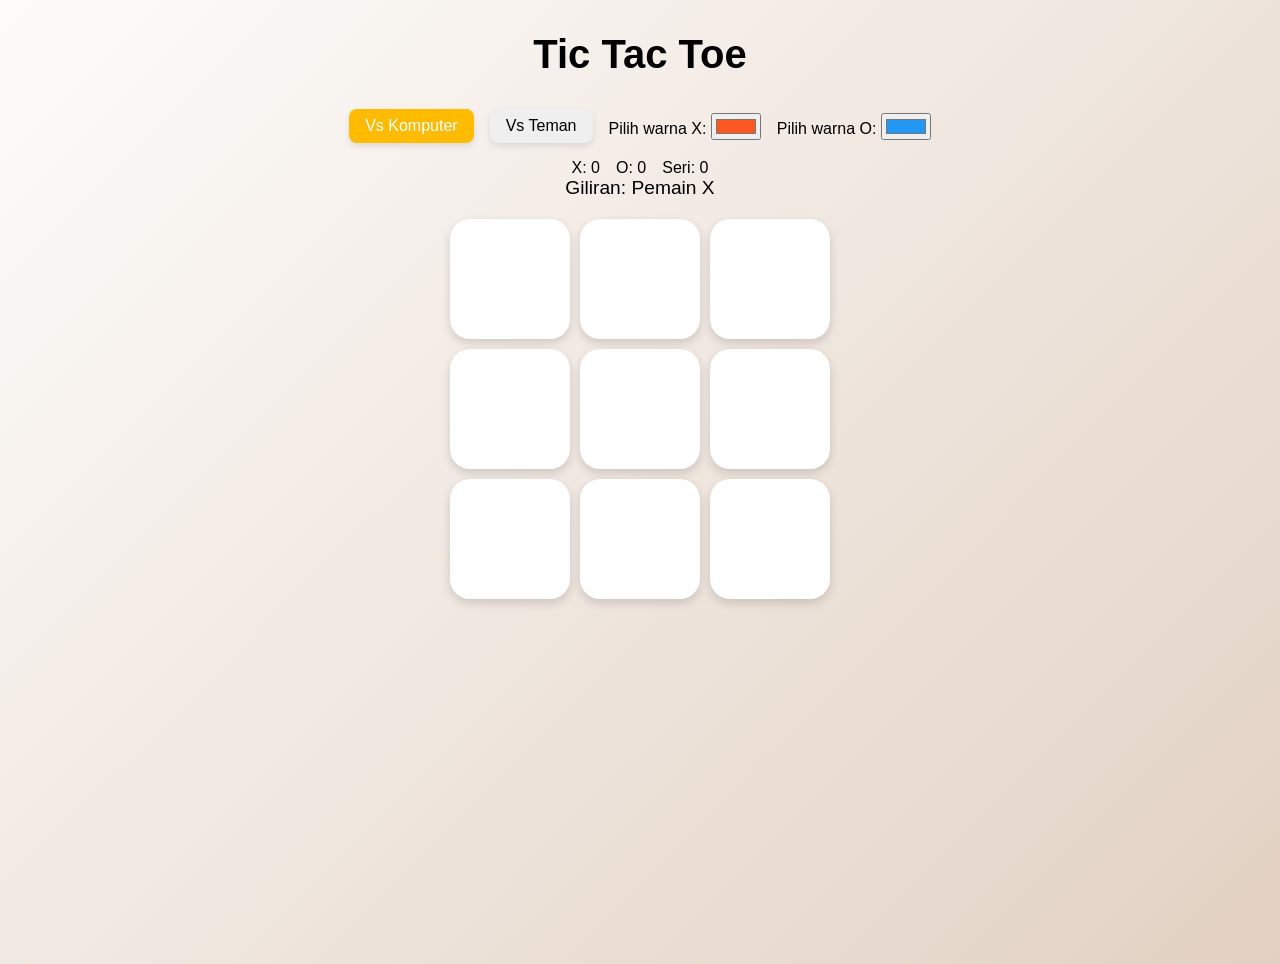
<file: Semester 1/index.html>
<!DOCTYPE html>
<html lang="id">
<head>
<meta charset="UTF-8">
<meta name="viewport" content="width=device-width, initial-scale=1.0">
<title>Tic Tac Toe</title>
<!--
  ==========================
  TIC TAC TOE – HTML/CSS/JS
  Fitur:
    • Mode Vs Komputer atau Vs Teman
    • AI sederhana (menang > blokir > tengah > sudut > sisi)
    • Deteksi menang & seri
    • Pilih warna simbol X & O
    • Papan & skor ditampilkan setiap giliran
    • Reset papan & reset skor
    • Animasi pop & tilt pada sel
  ==========================
-->
<style>
/* ——♢  VARIABEL & DASAR  ♢—— */
:root {
  --cell-size: 120px;         /* ukuran kotak */
  --line-color: #444;         /* warna garis (jika dipakai) */
}
body {
  font-family: 'Poppins', sans-serif;
  background: linear-gradient(135deg,#fdfcfb 0%,#e2d1c3 100%);
  display:flex;
  flex-direction:column;
  align-items:center;
  min-height:100vh;
  margin:0;
  padding:2rem;
}
h1{margin:0 0 1rem;font-size:2.5rem;}

/* ——♢  PAPAN 3×3  ♢—— */
.board {
  display:grid;
  grid-template-columns: repeat(3, var(--cell-size));
  grid-template-rows: repeat(3, var(--cell-size));
  gap:10px;
  margin:1rem 0;
  perspective: 800px;           /* untuk efek hover 3D */
}
.cell {
  width:var(--cell-size);
  height:var(--cell-size);
  background:#fff;
  border-radius:20px;
  box-shadow:0 4px 10px rgba(0,0,0,0.15);
  display:flex;
  align-items:center;
  justify-content:center;
  font-size:4rem;
  cursor:pointer;
  transition: transform 0.3s ease, background 0.3s ease;
}
.cell:hover {transform:rotateX(10deg) rotateY(10deg) scale(1.05);} /* tilt saat hover */
.cell.disabled{cursor:default;}

/* ——♢  LAYOUT & KONTROL  ♢—— */
.controls,.score-board{
  display:flex;
  gap:1rem;
  flex-wrap:wrap;
  justify-content:center;
  align-items:center;
  margin-top:1rem;
}

button {
  padding:0.5rem 1rem;
  font-size:1rem;
  border:none;
  border-radius:8px;
  cursor:pointer;
  transition:transform 0.2s ease;
  box-shadow:0 3px 6px rgba(0,0,0,0.1);
}
button:hover{transform:translateY(-2px);} /* sedikit naik saat hover */
.mode-btn.active{background:#ffbb00;color:#fff;} /* highlight mode aktif */

#message {font-size:1.2rem;height:1.6rem;}

/* ——♢  ANIMASI POP  ♢—— */
@keyframes pop {
  0%{transform:scale(0);} 50%{transform:scale(1.2);} 100%{transform:scale(1);} }
.symbol {animation: pop 0.3s ease;}
</style>
</head>
<body>
  <h1>Tic Tac Toe</h1>

  <!-- ———  PILIH MODE & WARNA  ——— -->
  <div class="controls">
     <button id="aiMode" class="mode-btn active">Vs Komputer</button>
     <button id="friendMode" class="mode-btn">Vs Teman</button>

     <label>Pilih warna X: <input type="color" id="colorX" value="#ff5722"></label>
     <label>Pilih warna O: <input type="color" id="colorO" value="#2196f3"></label>
  </div>

  <!-- ———  SKOR  ——— -->
  <div class="score-board">
     <div id="scoreX">X: 0</div>
     <div id="scoreO">O: 0</div>
     <div id="draws">Seri: 0</div>
  </div>

  <div id="message"></div>

  <!-- ———  PAPAN  ——— -->
  <div class="board" id="board"><!-- sel di‑generate JS —></div>

  <!-- ———  TOMBOL RESET  ——— -->
  <div class="controls">
     <button id="resetBoard">Reset Board</button>
     <button id="resetAll">Reset Semua</button>
  </div>

<script>
/* =====================================================
   TIC TAC TOE ✦ JavaScript Logic
   =====================================================*/

// ——♢  Seleksi elemen DOM  ♢——
const boardElement   = document.getElementById('board');
const messageEl      = document.getElementById('message');
const aiBtn          = document.getElementById('aiMode');
const friendBtn      = document.getElementById('friendMode');
const colorXInput    = document.getElementById('colorX');
const colorOInput    = document.getElementById('colorO');
const scoreXEl       = document.getElementById('scoreX');
const scoreOEl       = document.getElementById('scoreO');
const drawsEl        = document.getElementById('draws');
const resetBoardBtn  = document.getElementById('resetBoard');
const resetAllBtn    = document.getElementById('resetAll');

// ——♢  Variabel game  ♢——
let board;               // Array 9 elemen yang menampung 'X', 'O', atau ''
let currentPlayer;       // 'X' atau 'O'
let isVsAI = true;       // mode default
let scores = { X:0, O:0, draws:0 };

/* -----------------------------------------------------
   1)  GENERATE PAPAN + INISIALISASI
   -----------------------------------------------------*/
createCells();
startGame();

// Generate 9 sel klik‑able
function createCells(){
  boardElement.innerHTML='';
  for(let i=0;i<9;i++){
    const cell=document.createElement('div');
    cell.classList.add('cell');
    cell.dataset.index=i;                 // simpan index di data attr
    cell.addEventListener('click',handleCellClick);
    boardElement.appendChild(cell);
  }
}

// Mulai / restart satu ronde
function startGame(){
  board = Array(9).fill('');
  currentPlayer = 'X';
  messageEl.textContent = 'Giliran: Pemain X';
  [...boardElement.children].forEach(c=>{
       c.textContent='';
       c.classList.remove('disabled');
  });
  updateColors();
  // Jika AI memulai sebagai 'O', jalankan giliran AI (bisa di‑custom)
  if(isVsAI && currentPlayer==='O') aiMove();
}

/* -----------------------------------------------------
   2)  HANDLER UI (mode, reset, warna)
   -----------------------------------------------------*/
aiBtn.addEventListener('click',()=>toggleMode(true));
friendBtn.addEventListener('click',()=>toggleMode(false));
resetBoardBtn.addEventListener('click',startGame);
resetAllBtn.addEventListener('click',()=>{
   scores = { X:0, O:0, draws:0 };
   updateScore();
   startGame();
});
colorXInput.addEventListener('change',updateColors);
colorOInput.addEventListener('change',updateColors);

function toggleMode(vsAI){
  isVsAI = vsAI;
  aiBtn.classList.toggle('active',vsAI);
  friendBtn.classList.toggle('active',!vsAI);
  startGame();
}

/* -----------------------------------------------------
   3)  INTERAKSI SEL & LOGIKA GILIRAN
   -----------------------------------------------------*/
function handleCellClick(e){
  const idx = e.currentTarget.dataset.index;
  if(board[idx] || checkWinner(board)) return; // abaikan jika terisi / game selesai

  makeMove(idx,currentPlayer);      // taruh simbol pemain sekarang
  if(checkEnd()) return;            // cek apakah ronde berakhir

  if(isVsAI){                       // —— Mode vs Komputer ——
     currentPlayer='O';
     aiMove();                      // giliran AI
     checkEnd();
     currentPlayer='X';             // kembalikan giliran ke Player X
  }else{                            // —— Mode 2 Pemain ——
     currentPlayer = currentPlayer==='X'?'O':'X';
     messageEl.textContent = `Giliran: Pemain ${currentPlayer}`;
  }
}

// Taruh simbol di sel index tertentu
function makeMove(idx,player){
  board[idx]=player;
  const cell = boardElement.children[idx];
  cell.textContent = player;
  cell.style.color = player==='X'?colorXInput.value:colorOInput.value;
  cell.classList.add('disabled','symbol');      // non‑aktif + animasi pop
  setTimeout(()=>cell.classList.remove('symbol'),300);
}

/* -----------------------------------------------------
   4)  KECERDASAN MUSUH SEDERHANA
   -----------------------------------------------------*/
function aiMove(){
  const idx = bestMove();
  if(idx===null) return;             // papan penuh (harusnya tidak terjadi)
  // Beri jeda kecil agar terlihat "berpikir"
  setTimeout(()=>{
     makeMove(idx,'O');
     if(!checkEnd()){
        currentPlayer='X';
        messageEl.textContent='Giliran: Pemain X';
     }
  },400);
}

/* Urutan prioritas AI:
   1. Menang jika ada langkah menang
   2. Blokir langkah menang player
   3. Ambil tengah
   4. Ambil sudut random
   5. Ambil sisi random
*/
function bestMove(){
  // 1) Coba setiap sel kosong → jika O menang, ambil
  for(let i=0;i<9;i++){
     if(!board[i]){
        board[i]='O';
        if(checkWinner(board)==='O'){ board[i]=''; return i; }
        board[i]='';
     }
  }
  // 2) Cegah X menang
  for(let i=0;i<9;i++){
     if(!board[i]){
        board[i]='X';
        if(checkWinner(board)==='X'){ board[i]=''; return i; }
        board[i]='';
     }
  }
  // 3) Tengah
  if(!board[4]) return 4;
  // 4) Sudut
  const corners=[0,2,6,8].filter(i=>!board[i]);
  if(corners.length) return corners[Math.floor(Math.random()*corners.length)];
  // 5) Sisi
  const sides=[1,3,5,7].filter(i=>!board[i]);
  if(sides.length) return sides[Math.floor(Math.random()*sides.length)];
  return null;
}

/* -----------------------------------------------------
   5)  CEK MENANG / SERI & PERBARUI SKOR
   -----------------------------------------------------*/
function checkWinner(b){
  const wins =[
    [0,1,2],[3,4,5],[6,7,8],
    [0,3,6],[1,4,7],[2,5,8],
    [0,4,8],[2,4,6]
  ];
  for(const combo of wins){
     const [a,b2,c]=combo;
     if(b[a] && b[a]===b[b2] && b[a]===b[c]) return b[a];
  }
  return null;
}

function checkEnd(){
  const winner = checkWinner(board);
  if(winner){
     messageEl.textContent = `Pemain ${winner} menang!`;
     winner==='X'?scores.X++:scores.O++;
     endGame();
     return true;
  }
  if(board.every(x=>x)){
     messageEl.textContent = 'Seri!';
     scores.draws++;
     endGame();
     return true;
  }
  return false;
}

function endGame(){
   [...boardElement.children].forEach(c=>c.classList.add('disabled'));
   updateScore();
}

/* -----------------------------------------------------
   6)  UTILITAS UI (warna & skor)
   -----------------------------------------------------*/
function updateColors(){
  // Sesuaikan warna simbol yang sudah ada (jika pemain ganti warna di tengah game)
  [...boardElement.children].forEach(c=>{
     if(c.textContent==='X') c.style.color=colorXInput.value;
     if(c.textContent==='O') c.style.color=colorOInput.value;
  });
}

function updateScore(){
   scoreXEl.textContent = `X: ${scores.X}`;
   scoreOEl.textContent = `O: ${scores.O}`;
   drawsEl.textContent  = `Seri: ${scores.draws}`;
}
</script>
</body>
</html>
</file>
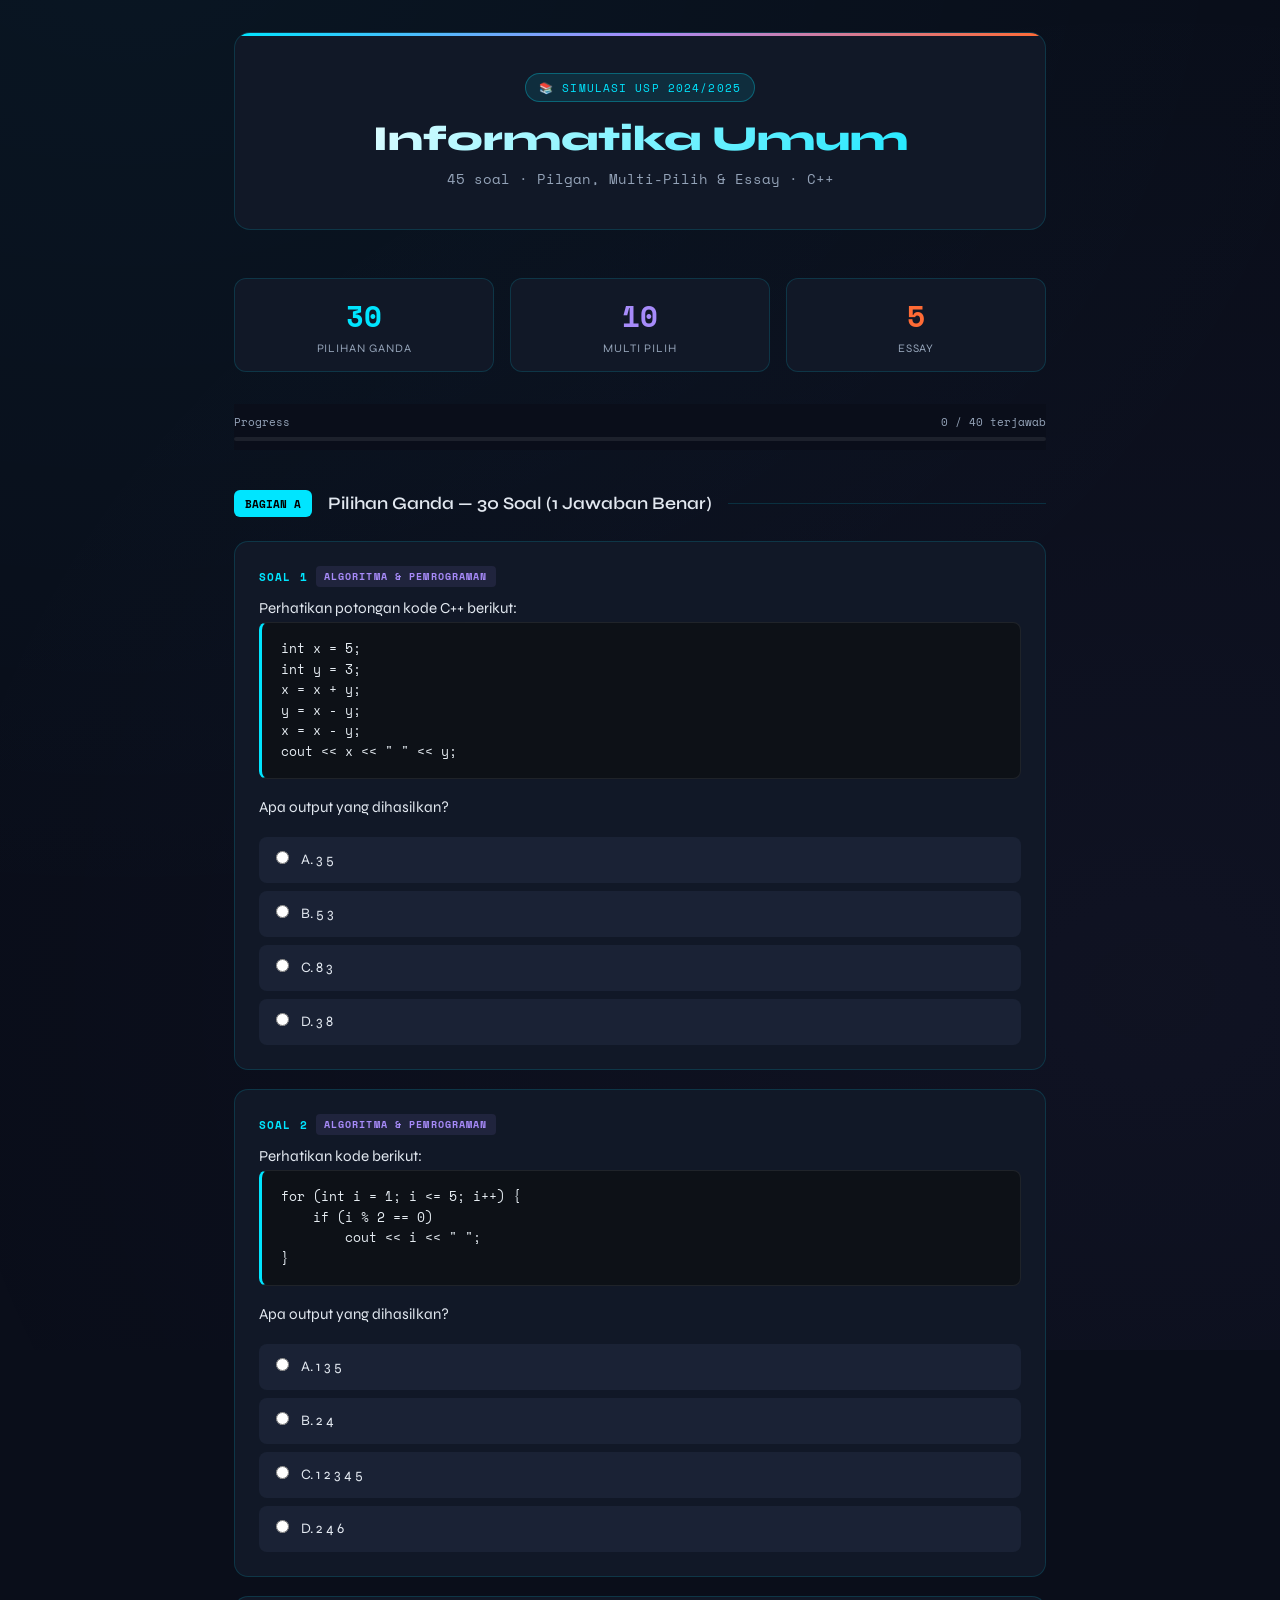
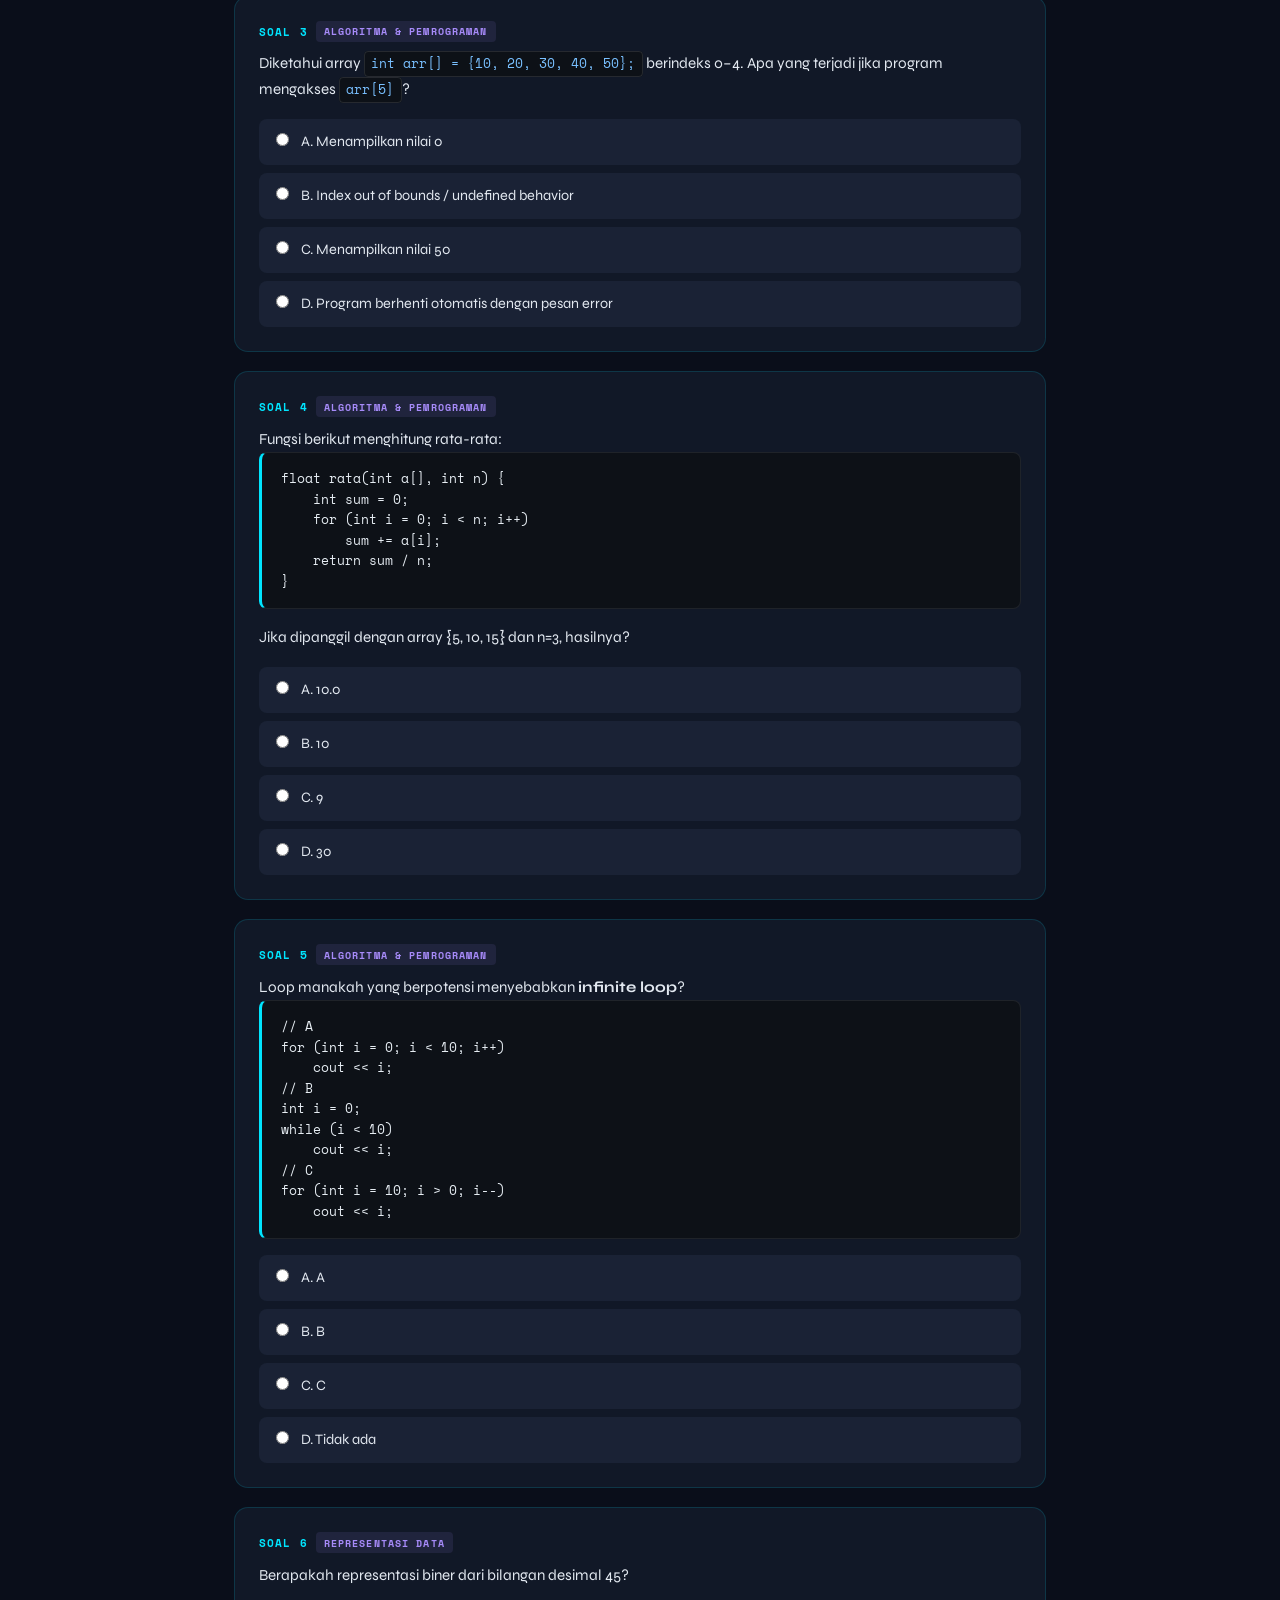
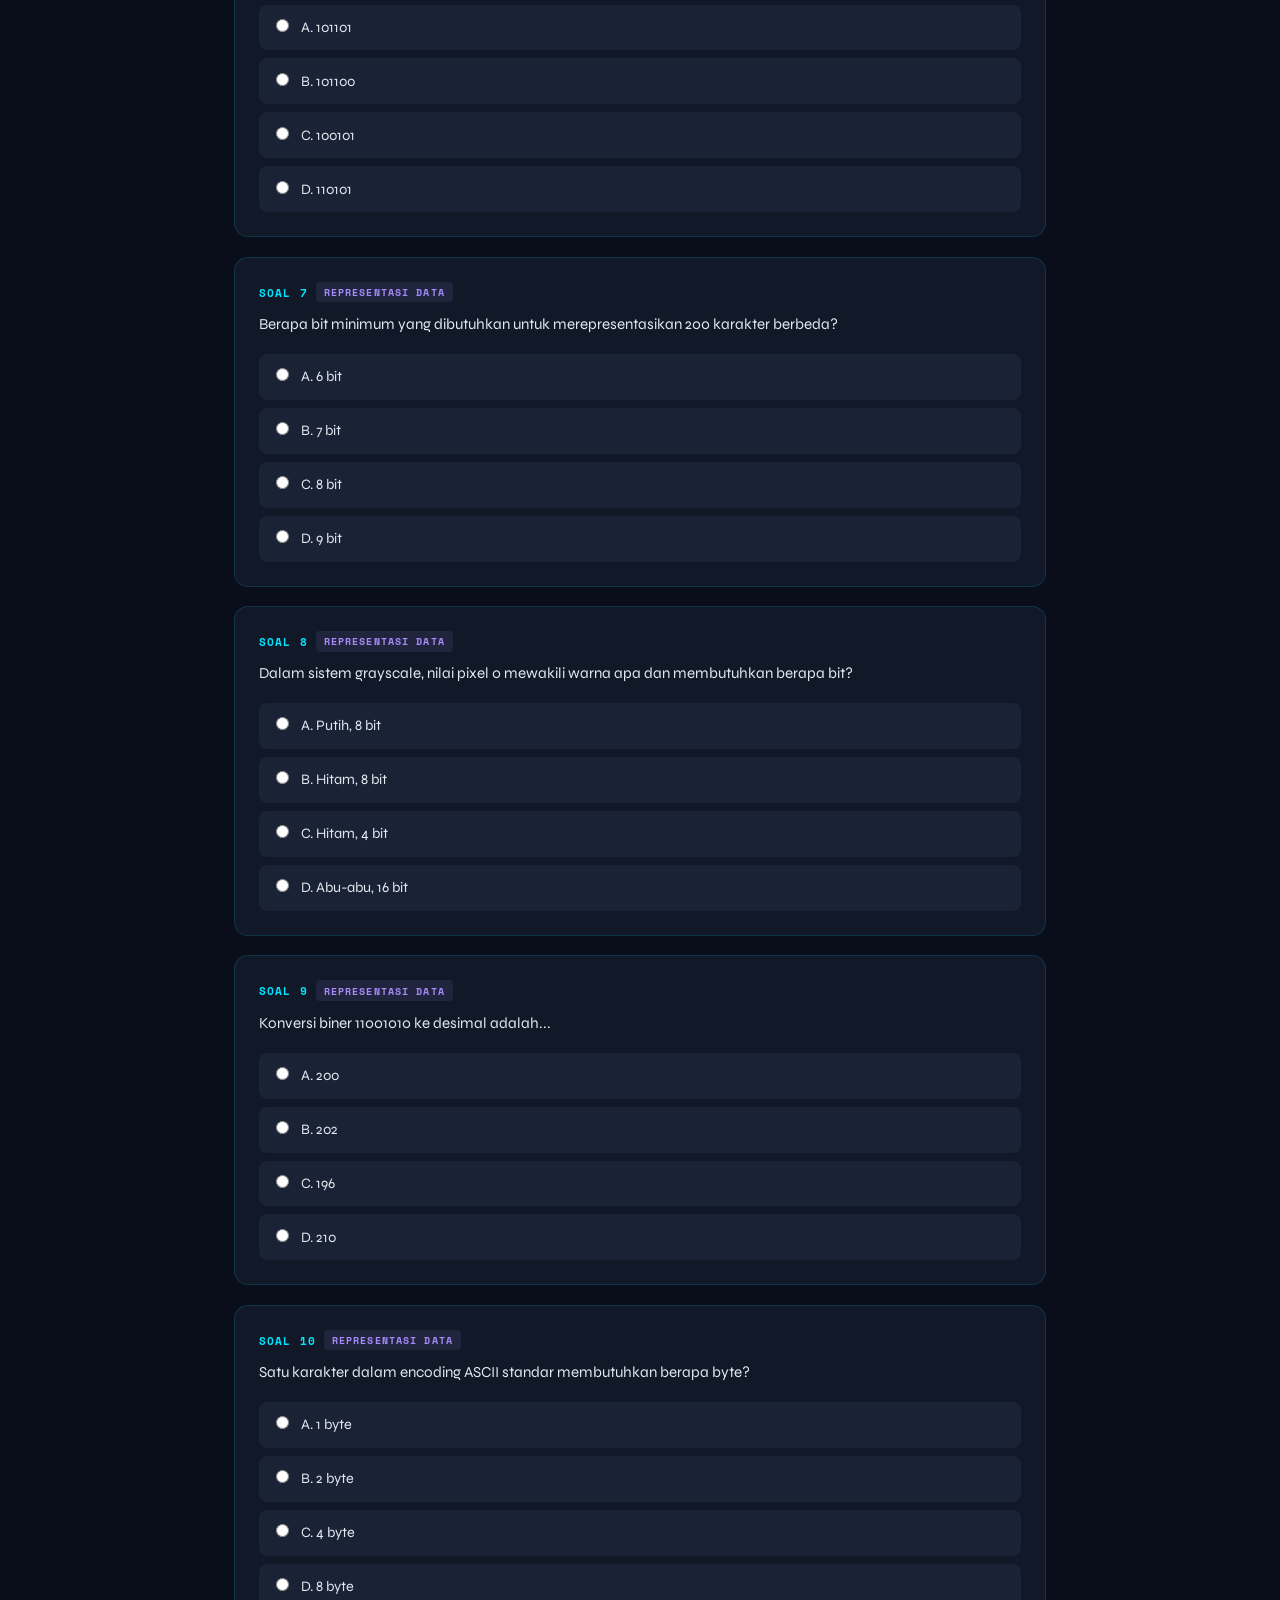
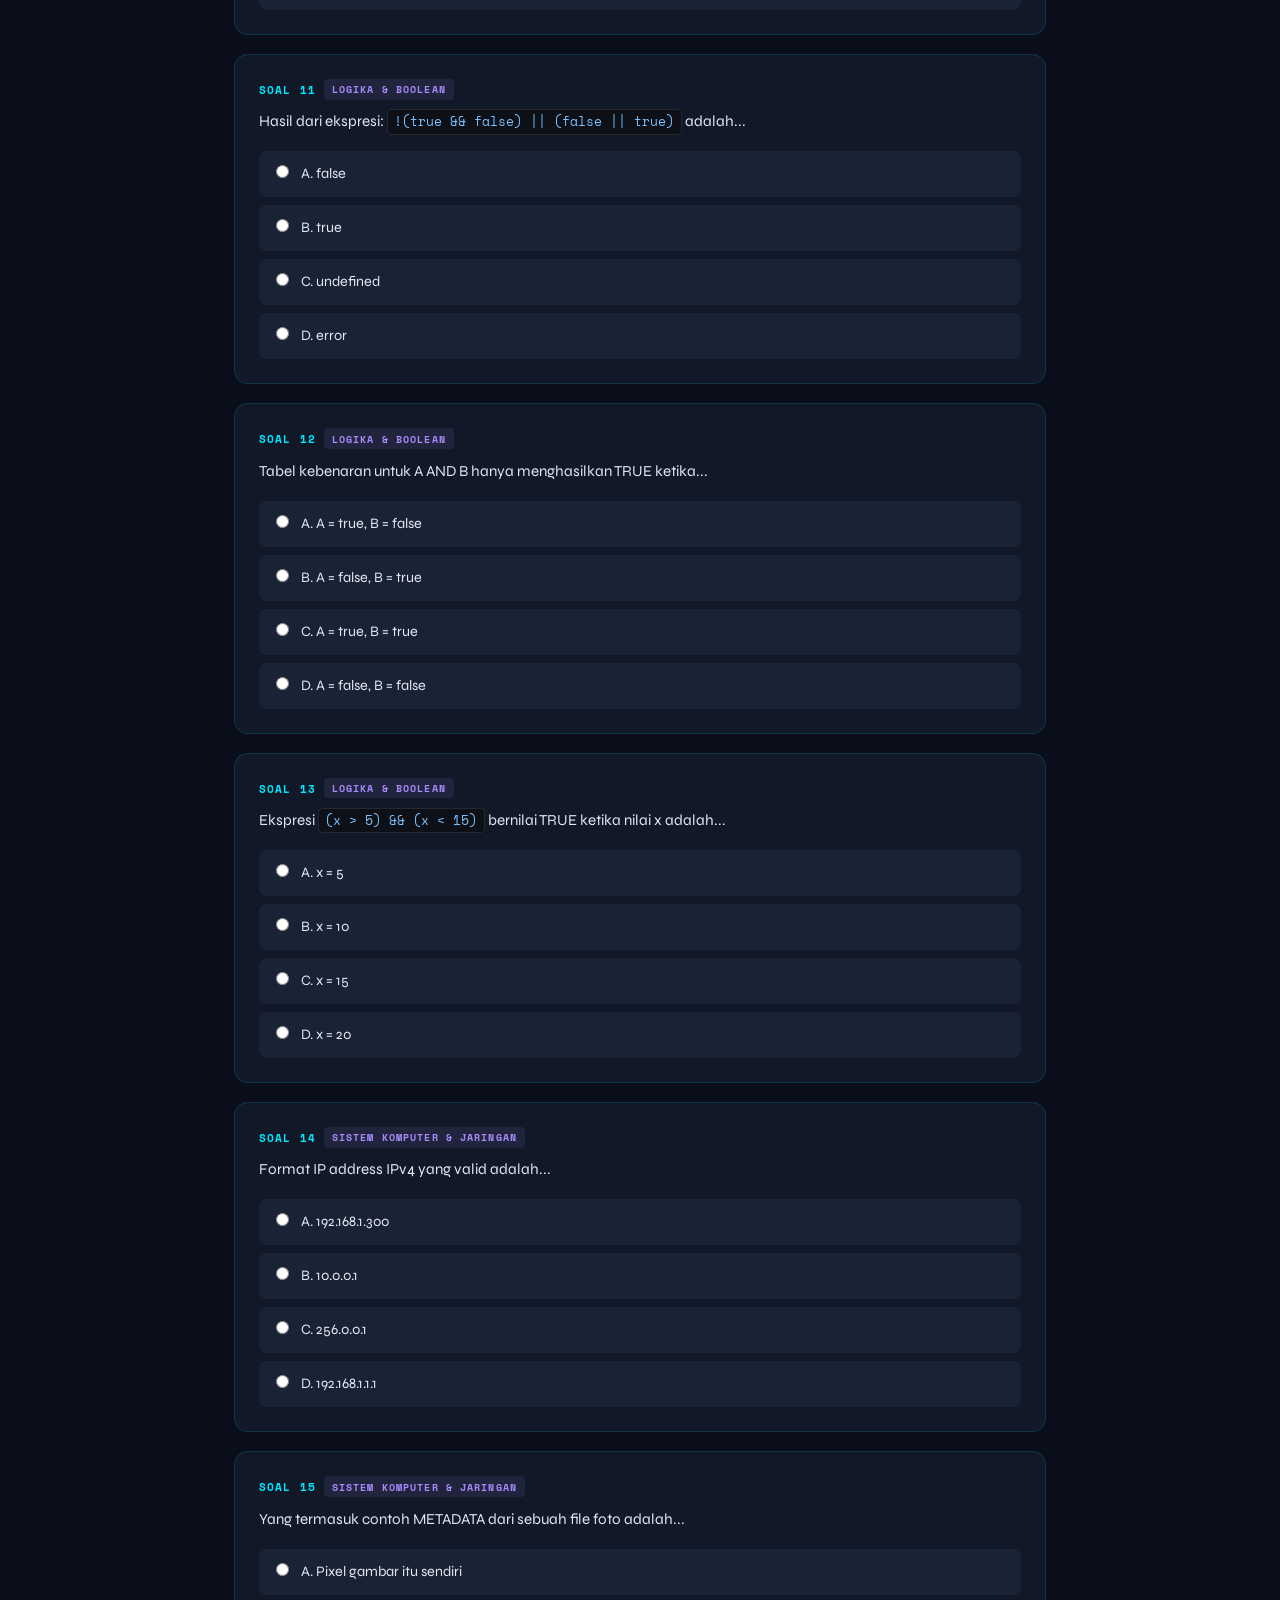
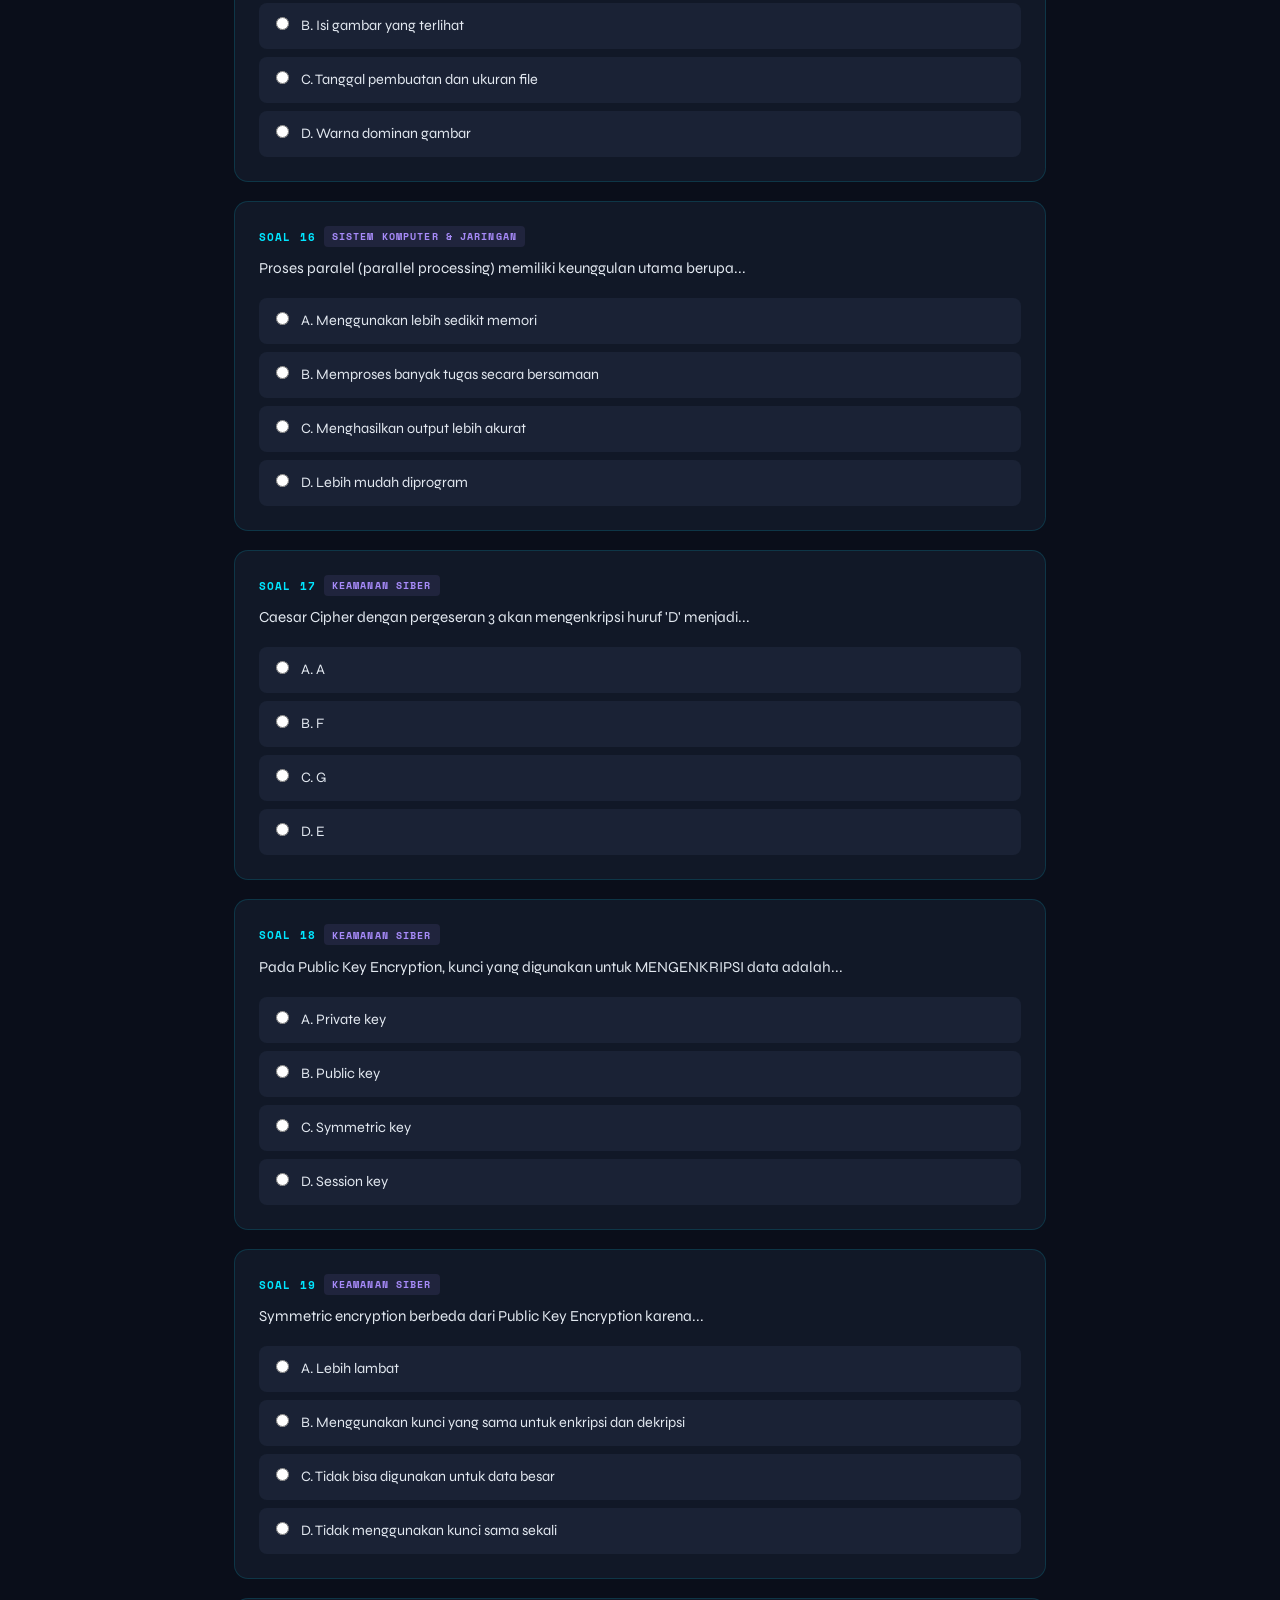
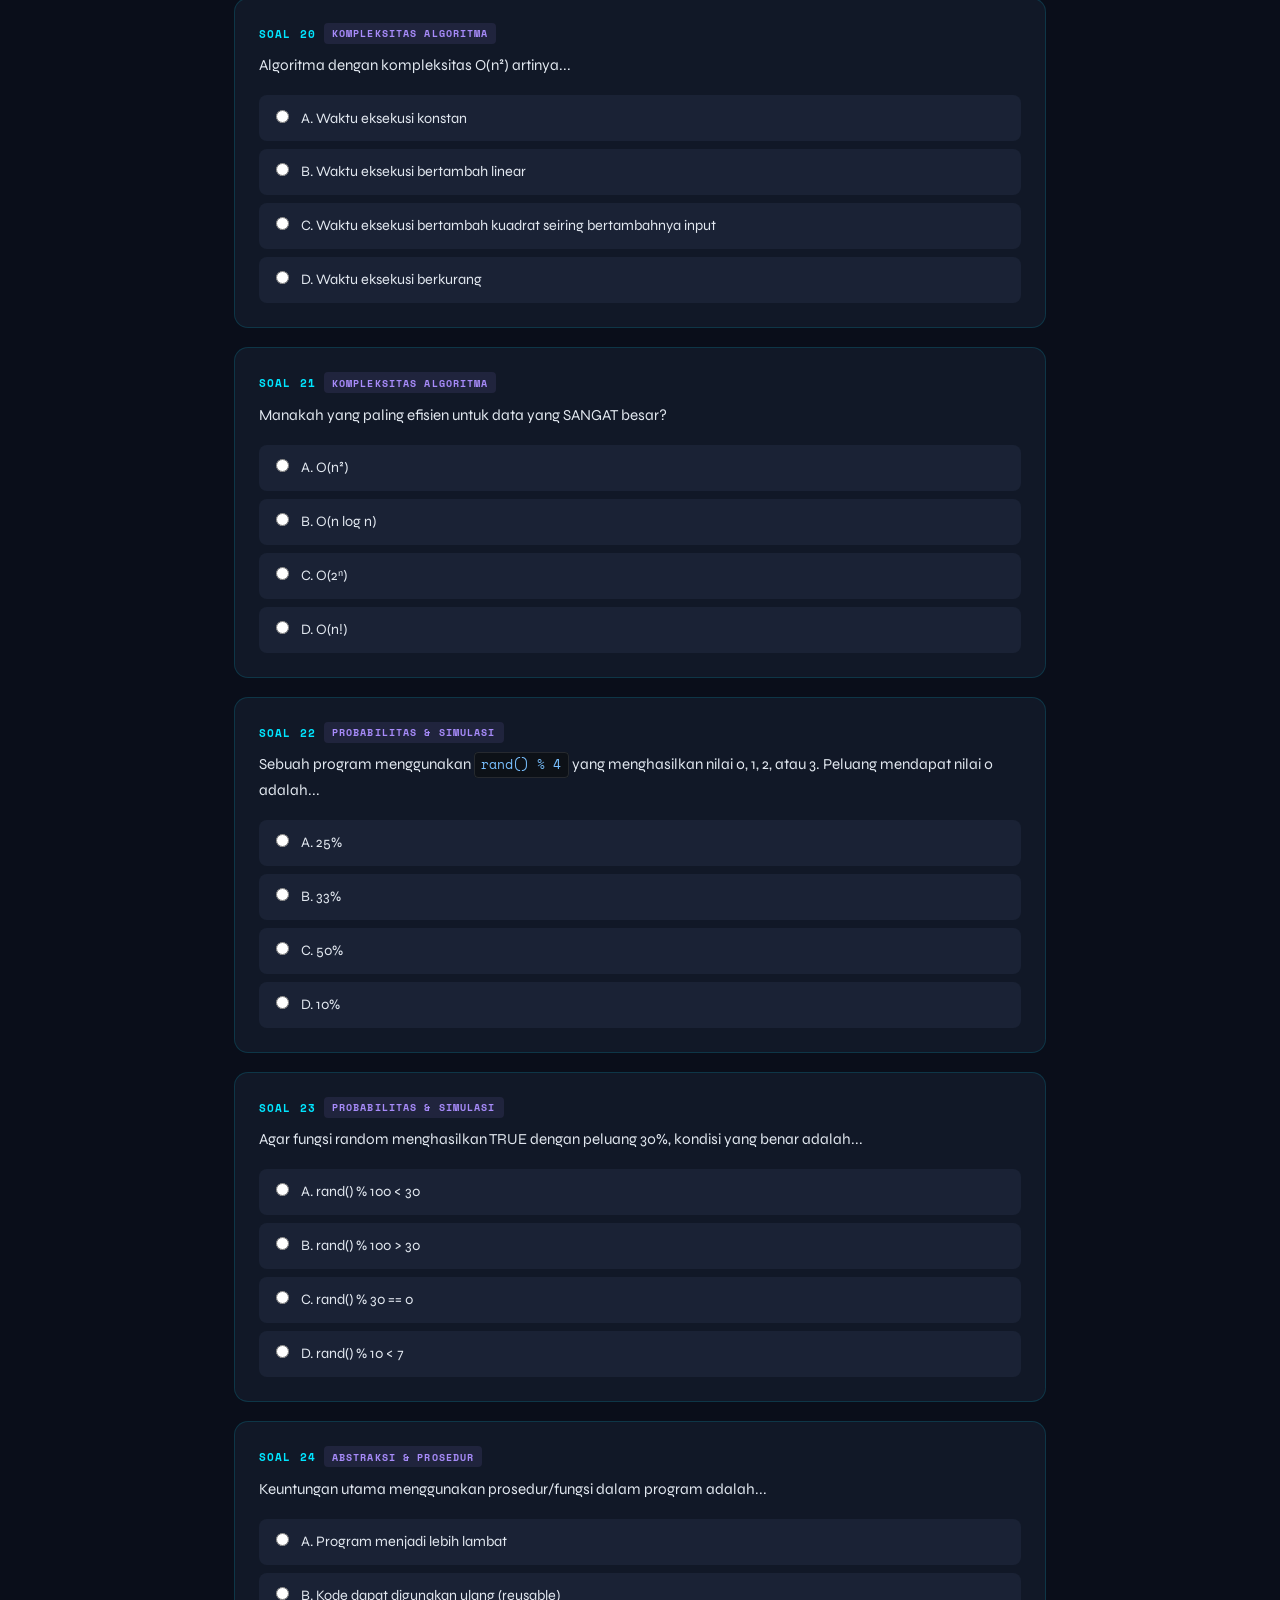
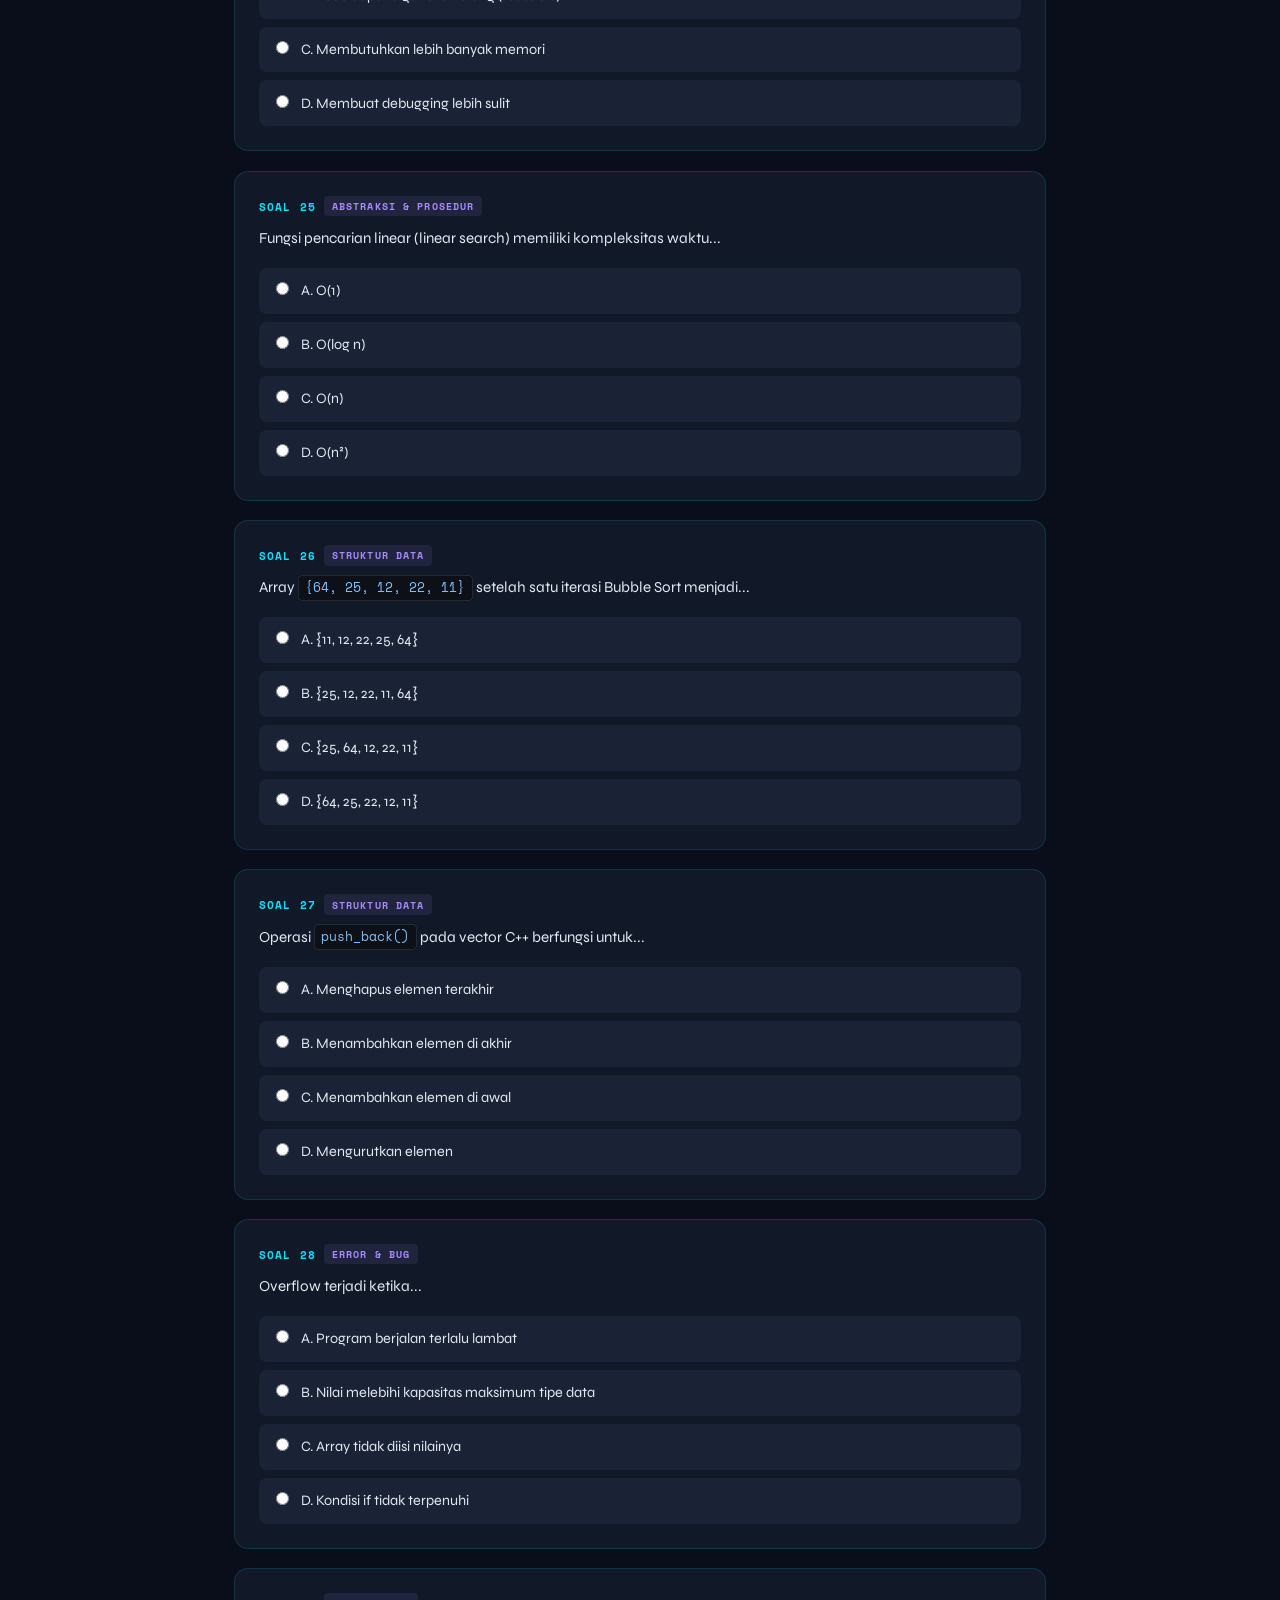
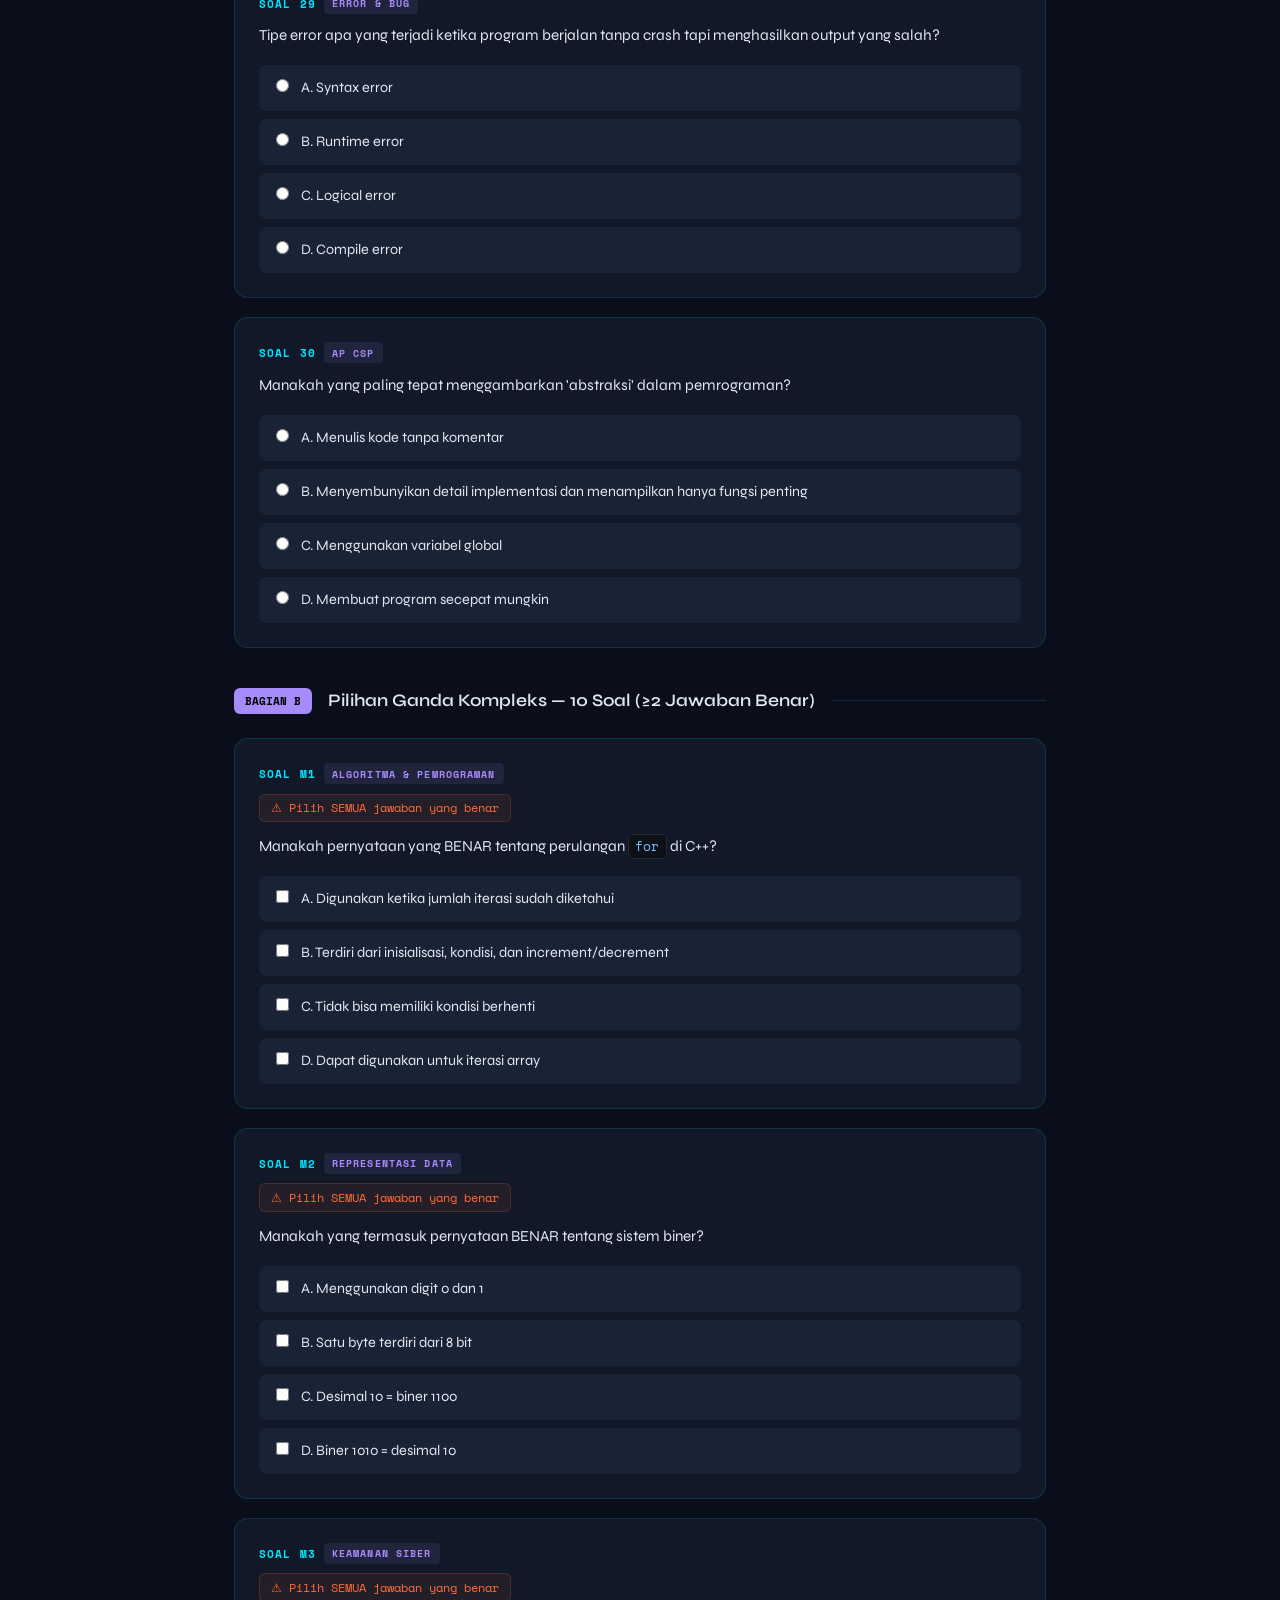
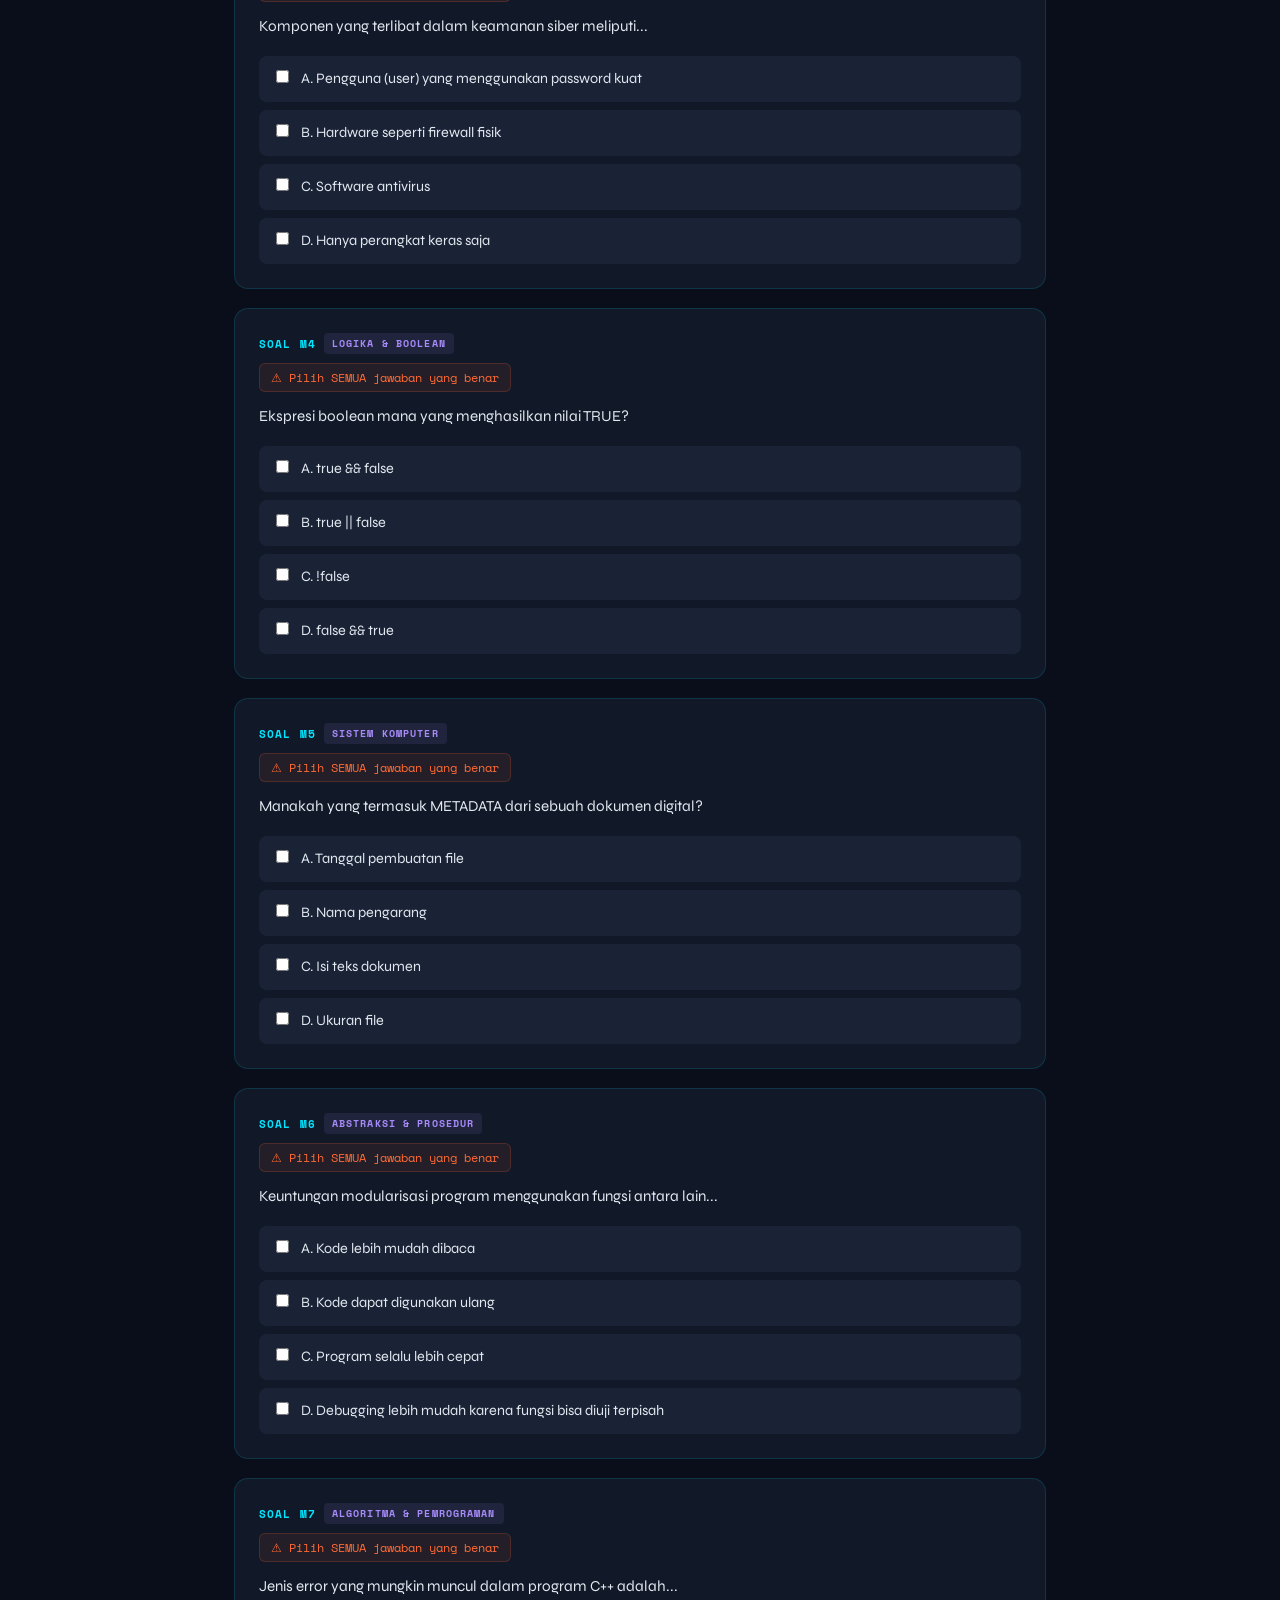
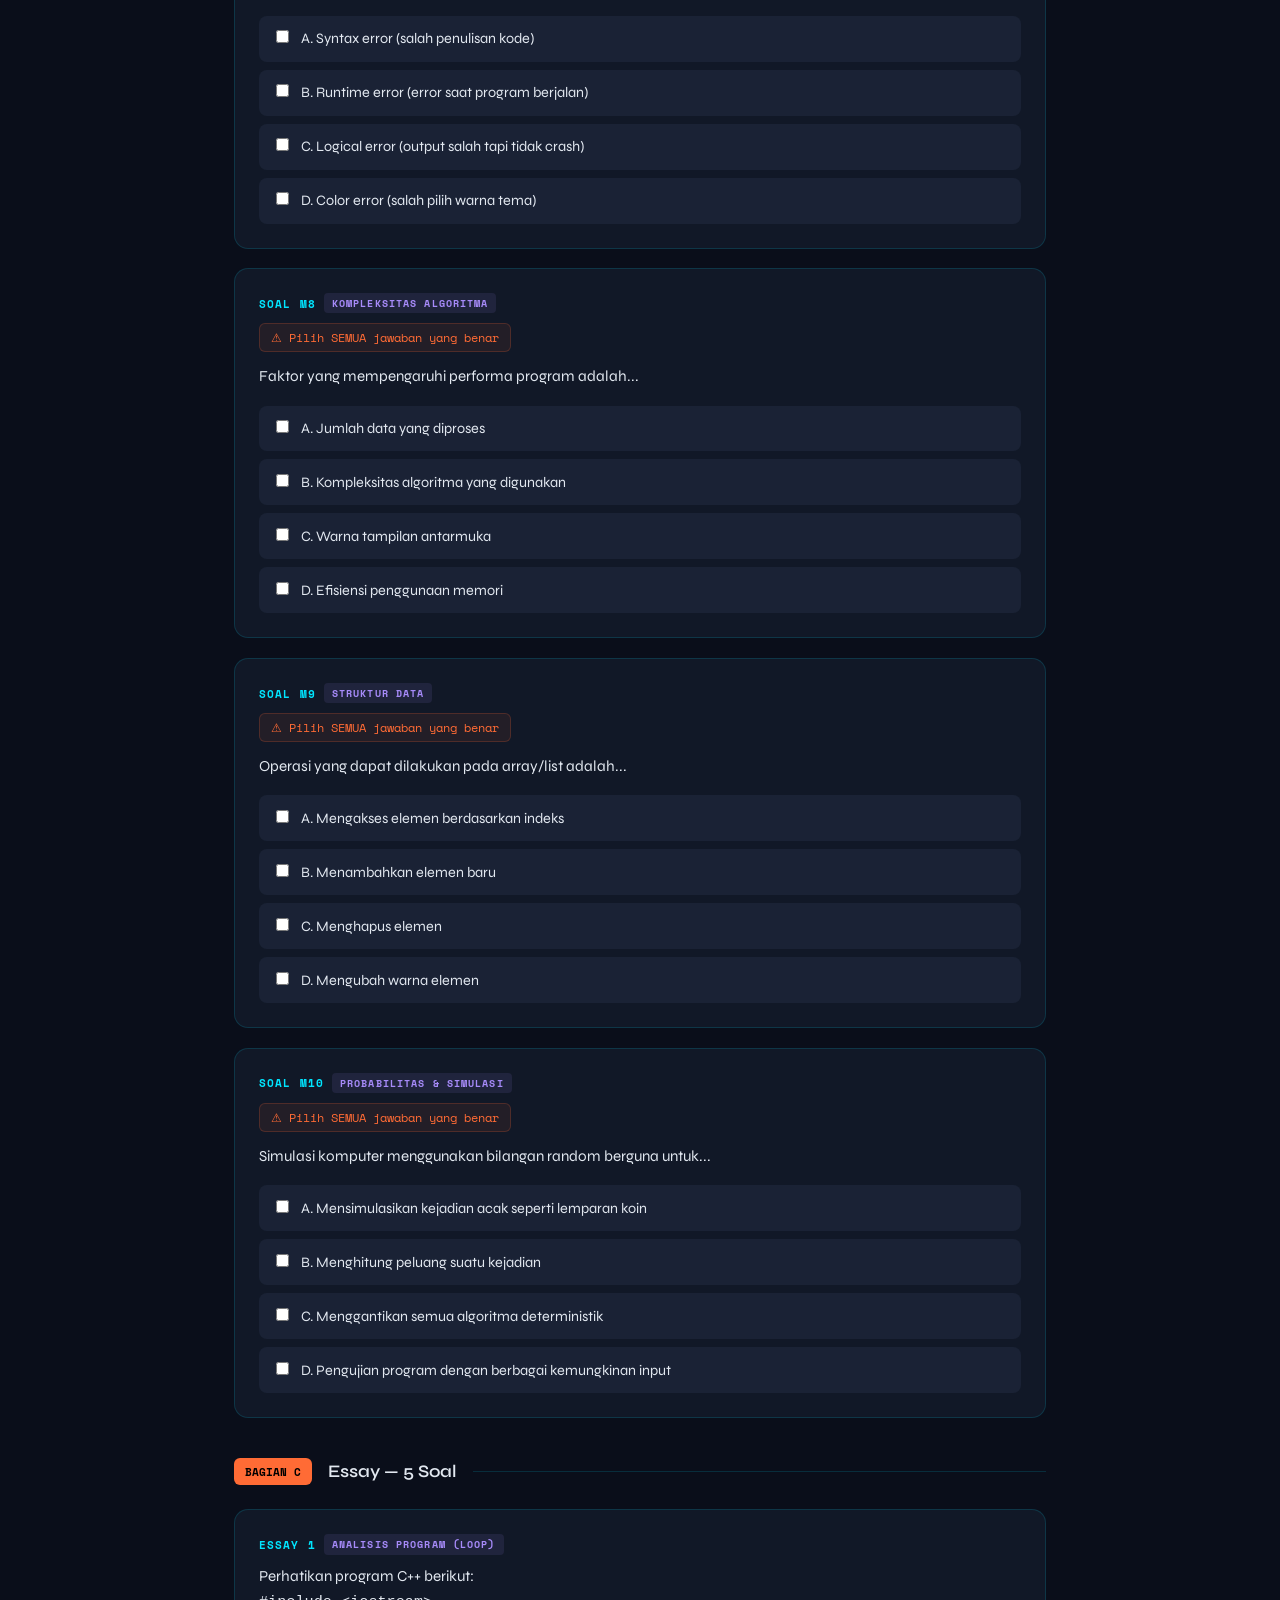
<file: usp.html>
<!DOCTYPE html>
<html lang="id">
<head>
<meta charset="UTF-8">
<meta name="viewport" content="width=device-width, initial-scale=1.0">
<title>Simulasi USP Informatika Umum</title>
<link href="https://fonts.googleapis.com/css2?family=Space+Mono:wght@400;700&family=Syne:wght@400;600;800&display=swap" rel="stylesheet">
<style>
  :root {
    --bg: #0a0e1a;
    --surface: #111827;
    --surface2: #1a2235;
    --accent: #00e5ff;
    --accent2: #ff6b35;
    --accent3: #a78bfa;
    --text: #e2e8f0;
    --text-dim: #94a3b8;
    --correct: #10b981;
    --wrong: #ef4444;
    --border: rgba(0,229,255,0.15);
  }

  * { box-sizing: border-box; margin: 0; padding: 0; }

  body {
    background: var(--bg);
    color: var(--text);
    font-family: 'Syne', sans-serif;
    min-height: 100vh;
    overflow-x: hidden;
  }

  body::before {
    content: '';
    position: fixed;
    top: -50%;
    left: -50%;
    width: 200%;
    height: 200%;
    background: radial-gradient(ellipse at 30% 20%, rgba(0,229,255,0.04) 0%, transparent 50%),
                radial-gradient(ellipse at 70% 80%, rgba(167,139,250,0.04) 0%, transparent 50%);
    pointer-events: none;
    z-index: 0;
  }

  .container {
    max-width: 860px;
    margin: 0 auto;
    padding: 2rem 1.5rem 4rem;
    position: relative;
    z-index: 1;
  }

  header {
    text-align: center;
    margin-bottom: 3rem;
    padding: 2.5rem 2rem;
    background: var(--surface);
    border: 1px solid var(--border);
    border-radius: 16px;
    position: relative;
    overflow: hidden;
  }

  header::before {
    content: '';
    position: absolute;
    top: 0; left: 0; right: 0;
    height: 3px;
    background: linear-gradient(90deg, var(--accent), var(--accent3), var(--accent2));
  }

  .badge {
    display: inline-block;
    background: rgba(0,229,255,0.1);
    border: 1px solid rgba(0,229,255,0.3);
    color: var(--accent);
    font-family: 'Space Mono', monospace;
    font-size: 0.7rem;
    padding: 0.3rem 0.8rem;
    border-radius: 100px;
    letter-spacing: 0.1em;
    text-transform: uppercase;
    margin-bottom: 1rem;
  }

  h1 {
    font-size: clamp(1.5rem, 4vw, 2.2rem);
    font-weight: 800;
    background: linear-gradient(135deg, #fff 0%, var(--accent) 100%);
    -webkit-background-clip: text;
    -webkit-text-fill-color: transparent;
    background-clip: text;
    line-height: 1.2;
    margin-bottom: 0.5rem;
  }

  header p {
    color: var(--text-dim);
    font-size: 0.9rem;
    font-family: 'Space Mono', monospace;
  }

  .stats-bar {
    display: grid;
    grid-template-columns: repeat(3, 1fr);
    gap: 1rem;
    margin-bottom: 2rem;
  }

  .stat {
    background: var(--surface);
    border: 1px solid var(--border);
    border-radius: 12px;
    padding: 1rem;
    text-align: center;
  }

  .stat-num {
    font-size: 1.8rem;
    font-weight: 800;
    font-family: 'Space Mono', monospace;
  }

  .stat-num.blue { color: var(--accent); }
  .stat-num.purple { color: var(--accent3); }
  .stat-num.orange { color: var(--accent2); }

  .stat-label {
    font-size: 0.72rem;
    color: var(--text-dim);
    text-transform: uppercase;
    letter-spacing: 0.08em;
    margin-top: 0.25rem;
  }

  .section-header {
    display: flex;
    align-items: center;
    gap: 1rem;
    margin: 2.5rem 0 1.5rem;
  }

  .section-tag {
    background: var(--accent);
    color: #000;
    font-family: 'Space Mono', monospace;
    font-size: 0.7rem;
    font-weight: 700;
    padding: 0.3rem 0.7rem;
    border-radius: 6px;
    text-transform: uppercase;
    white-space: nowrap;
  }

  .section-tag.purple { background: var(--accent3); }
  .section-tag.orange { background: var(--accent2); }

  .section-title {
    font-size: 1.1rem;
    font-weight: 600;
    color: var(--text);
  }

  .section-line {
    flex: 1;
    height: 1px;
    background: var(--border);
  }

  .question-card {
    background: var(--surface);
    border: 1px solid var(--border);
    border-radius: 14px;
    padding: 1.5rem;
    margin-bottom: 1.2rem;
    transition: border-color 0.2s;
    position: relative;
    overflow: hidden;
  }

  .question-card:hover {
    border-color: rgba(0,229,255,0.3);
  }

  .question-card.answered-correct {
    border-color: var(--correct) !important;
    background: rgba(16,185,129,0.05);
  }

  .question-card.answered-wrong {
    border-color: var(--wrong) !important;
    background: rgba(239,68,68,0.05);
  }

  .q-number {
    font-family: 'Space Mono', monospace;
    font-size: 0.7rem;
    color: var(--accent);
    font-weight: 700;
    letter-spacing: 0.1em;
    text-transform: uppercase;
    margin-bottom: 0.6rem;
    display: flex;
    align-items: center;
    gap: 0.5rem;
  }

  .q-topic {
    background: rgba(167,139,250,0.1);
    color: var(--accent3);
    padding: 0.15rem 0.5rem;
    border-radius: 4px;
    font-size: 0.65rem;
  }

  .q-text {
    font-size: 0.95rem;
    line-height: 1.7;
    margin-bottom: 1rem;
    color: var(--text);
  }

  .q-text code {
    background: #0d1117;
    border: 1px solid rgba(255,255,255,0.1);
    color: #79c0ff;
    padding: 0.15rem 0.4rem;
    border-radius: 4px;
    font-family: 'Space Mono', monospace;
    font-size: 0.85em;
  }

  pre.code-block {
    background: #0d1117;
    border: 1px solid rgba(255,255,255,0.08);
    border-left: 3px solid var(--accent);
    border-radius: 8px;
    padding: 1rem 1.2rem;
    font-family: 'Space Mono', monospace;
    font-size: 0.8rem;
    color: #e6edf3;
    overflow-x: auto;
    margin-bottom: 1rem;
    line-height: 1.6;
  }

  pre.code-block .kw { color: #ff7b72; }
  pre.code-block .fn { color: #d2a8ff; }
  pre.code-block .str { color: #a5d6ff; }
  pre.code-block .num { color: #f8c555; }
  pre.code-block .cm { color: #8b949e; font-style: italic; }

  .options {
    display: flex;
    flex-direction: column;
    gap: 0.5rem;
  }

  .option {
    display: flex;
    align-items: flex-start;
    gap: 0.75rem;
    padding: 0.7rem 1rem;
    border-radius: 8px;
    border: 1px solid transparent;
    cursor: pointer;
    transition: all 0.15s;
    font-size: 0.9rem;
    line-height: 1.5;
    background: var(--surface2);
    user-select: none;
  }

  .option:hover {
    border-color: rgba(0,229,255,0.3);
    background: rgba(0,229,255,0.05);
  }

  .option.selected {
    border-color: var(--accent);
    background: rgba(0,229,255,0.08);
  }

  .option.correct {
    border-color: var(--correct) !important;
    background: rgba(16,185,129,0.1) !important;
  }

  .option.wrong {
    border-color: var(--wrong) !important;
    background: rgba(239,68,68,0.1) !important;
  }

  .option input[type="radio"],
  .option input[type="checkbox"] {
    accent-color: var(--accent);
    margin-top: 2px;
    flex-shrink: 0;
  }

  .feedback {
    margin-top: 0.75rem;
    padding: 0.6rem 0.9rem;
    border-radius: 8px;
    font-size: 0.82rem;
    font-family: 'Space Mono', monospace;
    display: none;
  }

  .feedback.show { display: block; }
  .feedback.correct { background: rgba(16,185,129,0.12); color: #6ee7b7; border: 1px solid rgba(16,185,129,0.3); }
  .feedback.wrong { background: rgba(239,68,68,0.12); color: #fca5a5; border: 1px solid rgba(239,68,68,0.3); }

  .multi-hint {
    font-size: 0.72rem;
    font-family: 'Space Mono', monospace;
    color: var(--accent2);
    margin-bottom: 0.75rem;
    background: rgba(255,107,53,0.08);
    border: 1px solid rgba(255,107,53,0.2);
    padding: 0.3rem 0.7rem;
    border-radius: 6px;
    display: inline-block;
  }

  .essay-card {
    background: var(--surface);
    border: 1px solid var(--border);
    border-radius: 14px;
    padding: 1.5rem;
    margin-bottom: 1.2rem;
  }

  .essay-card textarea {
    width: 100%;
    min-height: 130px;
    background: #0d1117;
    border: 1px solid rgba(255,255,255,0.1);
    border-radius: 8px;
    color: var(--text);
    font-family: 'Syne', sans-serif;
    font-size: 0.9rem;
    padding: 0.9rem 1rem;
    resize: vertical;
    margin-top: 0.75rem;
    line-height: 1.6;
    transition: border-color 0.2s;
    outline: none;
  }

  .essay-card textarea:focus {
    border-color: rgba(0,229,255,0.4);
  }

  .essay-hint {
    margin-top: 1rem;
    padding: 0.8rem 1rem;
    background: rgba(167,139,250,0.06);
    border: 1px solid rgba(167,139,250,0.2);
    border-radius: 8px;
    font-size: 0.82rem;
    color: var(--accent3);
  }

  .essay-hint strong {
    display: block;
    margin-bottom: 0.4rem;
    font-family: 'Space Mono', monospace;
    font-size: 0.75rem;
    text-transform: uppercase;
    letter-spacing: 0.08em;
  }

  .essay-hint ul {
    padding-left: 1.2rem;
  }

  .essay-hint li {
    margin-bottom: 0.3rem;
    color: #c4b5fd;
  }

  .btn-row {
    display: flex;
    gap: 1rem;
    margin-top: 2.5rem;
    flex-wrap: wrap;
  }

  .btn {
    padding: 0.8rem 2rem;
    border-radius: 10px;
    font-family: 'Syne', sans-serif;
    font-weight: 700;
    font-size: 0.95rem;
    cursor: pointer;
    transition: all 0.2s;
    border: none;
  }

  .btn-primary {
    background: var(--accent);
    color: #000;
    flex: 1;
  }

  .btn-primary:hover {
    background: #33ecff;
    transform: translateY(-1px);
    box-shadow: 0 8px 25px rgba(0,229,255,0.25);
  }

  .btn-secondary {
    background: transparent;
    color: var(--text-dim);
    border: 1px solid rgba(255,255,255,0.15);
  }

  .btn-secondary:hover {
    border-color: rgba(255,255,255,0.3);
    color: var(--text);
  }

  .score-panel {
    display: none;
    background: var(--surface);
    border: 1px solid var(--border);
    border-radius: 16px;
    padding: 2rem;
    text-align: center;
    margin-top: 2rem;
    position: relative;
    overflow: hidden;
  }

  .score-panel::before {
    content: '';
    position: absolute;
    top: 0; left: 0; right: 0;
    height: 3px;
    background: linear-gradient(90deg, var(--accent), var(--accent3));
  }

  .score-panel.show { display: block; }

  .score-num {
    font-size: 4rem;
    font-weight: 800;
    font-family: 'Space Mono', monospace;
    background: linear-gradient(135deg, var(--accent), var(--accent3));
    -webkit-background-clip: text;
    -webkit-text-fill-color: transparent;
    background-clip: text;
  }

  .score-msg {
    font-size: 1.1rem;
    color: var(--text-dim);
    margin-top: 0.5rem;
  }

  .progress-bar {
    position: sticky;
    top: 0;
    z-index: 100;
    background: var(--bg);
    padding: 0.6rem 0;
    margin-bottom: 1rem;
  }

  .progress-track {
    height: 4px;
    background: rgba(255,255,255,0.08);
    border-radius: 2px;
    overflow: hidden;
  }

  .progress-fill {
    height: 100%;
    background: linear-gradient(90deg, var(--accent), var(--accent3));
    border-radius: 2px;
    transition: width 0.4s ease;
    width: 0%;
  }

  .progress-label {
    font-family: 'Space Mono', monospace;
    font-size: 0.7rem;
    color: var(--text-dim);
    margin-bottom: 0.4rem;
    display: flex;
    justify-content: space-between;
  }

  @media (max-width: 600px) {
    .stats-bar { grid-template-columns: 1fr; }
    .btn-row { flex-direction: column; }
  }
</style>
</head>
<body>
<div class="container">

<header>
  <div class="badge">📚 Simulasi USP 2024/2025</div>
  <h1>Informatika Umum</h1>
  <p>45 soal · Pilgan, Multi-Pilih & Essay · C++</p>
</header>

<div class="stats-bar">
  <div class="stat">
    <div class="stat-num blue">30</div>
    <div class="stat-label">Pilihan Ganda</div>
  </div>
  <div class="stat">
    <div class="stat-num purple">10</div>
    <div class="stat-label">Multi Pilih</div>
  </div>
  <div class="stat">
    <div class="stat-num orange">5</div>
    <div class="stat-label">Essay</div>
  </div>
</div>

<div class="progress-bar">
  <div class="progress-label">
    <span>Progress</span>
    <span id="progress-text">0 / 40 terjawab</span>
  </div>
  <div class="progress-track">
    <div class="progress-fill" id="progress-fill"></div>
  </div>
</div>

<!-- ===== BAGIAN A: PILIHAN GANDA ===== -->
<div class="section-header">
  <div class="section-tag">Bagian A</div>
  <div class="section-title">Pilihan Ganda — 30 Soal (1 Jawaban Benar)</div>
  <div class="section-line"></div>
</div>

<div id="pg-container"></div>

<!-- ===== BAGIAN B: MULTI PILIH ===== -->
<div class="section-header">
  <div class="section-tag purple">Bagian B</div>
  <div class="section-title">Pilihan Ganda Kompleks — 10 Soal (≥2 Jawaban Benar)</div>
  <div class="section-line"></div>
</div>

<div id="multi-container"></div>

<!-- ===== BAGIAN C: ESSAY ===== -->
<div class="section-header">
  <div class="section-tag orange">Bagian C</div>
  <div class="section-title">Essay — 5 Soal</div>
  <div class="section-line"></div>
</div>

<div id="essay-container"></div>

<div class="btn-row">
  <button class="btn btn-secondary" onclick="resetQuiz()">🔄 Reset</button>
  <button class="btn btn-primary" onclick="checkAll()">✅ Periksa Jawaban Pilgan</button>
</div>

<div class="score-panel" id="score-panel">
  <div class="score-num" id="score-num">0/40</div>
  <div class="score-msg" id="score-msg"></div>
</div>

</div>

<script>
const pgQuestions = [
  // 1. Algoritma & Pemrograman
  {
    num: 1, topic: "Algoritma & Pemrograman",
    q: "Perhatikan potongan kode C++ berikut:\n<pre>int x = 5;\nint y = 3;\nx = x + y;\ny = x - y;\nx = x - y;\ncout << x << \" \" << y;</pre>\nApa output yang dihasilkan?",
    opts: ["3 5", "5 3", "8 3", "3 8"], ans: 0
  },
  {
    num: 2, topic: "Algoritma & Pemrograman",
    q: "Perhatikan kode berikut:\n<pre>for (int i = 1; i <= 5; i++) {\n    if (i % 2 == 0)\n        cout << i << \" \";\n}</pre>\nApa output yang dihasilkan?",
    opts: ["1 3 5", "2 4", "1 2 3 4 5", "2 4 6"], ans: 1
  },
  {
    num: 3, topic: "Algoritma & Pemrograman",
    q: "Diketahui array <code>int arr[] = {10, 20, 30, 40, 50};</code> berindeks 0–4. Apa yang terjadi jika program mengakses <code>arr[5]</code>?",
    opts: ["Menampilkan nilai 0", "Index out of bounds / undefined behavior", "Menampilkan nilai 50", "Program berhenti otomatis dengan pesan error"], ans: 1
  },
  {
    num: 4, topic: "Algoritma & Pemrograman",
    q: "Fungsi berikut menghitung rata-rata:\n<pre>float rata(int a[], int n) {\n    int sum = 0;\n    for (int i = 0; i < n; i++)\n        sum += a[i];\n    return sum / n;\n}</pre>\nJika dipanggil dengan array {5, 10, 15} dan n=3, hasilnya?",
    opts: ["10.0", "10", "9", "30"], ans: 0
  },
  {
    num: 5, topic: "Algoritma & Pemrograman",
    q: "Loop manakah yang berpotensi menyebabkan <strong>infinite loop</strong>?\n<pre>// A\nfor (int i = 0; i < 10; i++)\n    cout << i;\n// B\nint i = 0;\nwhile (i < 10)\n    cout << i;\n// C\nfor (int i = 10; i > 0; i--)\n    cout << i;</pre>",
    opts: ["A", "B", "C", "Tidak ada"], ans: 1
  },
  // 2. Representasi Data
  {
    num: 6, topic: "Representasi Data",
    q: "Berapakah representasi biner dari bilangan desimal 45?",
    opts: ["101101", "101100", "100101", "110101"], ans: 0
  },
  {
    num: 7, topic: "Representasi Data",
    q: "Berapa bit minimum yang dibutuhkan untuk merepresentasikan 200 karakter berbeda?",
    opts: ["6 bit", "7 bit", "8 bit", "9 bit"], ans: 2
  },
  {
    num: 8, topic: "Representasi Data",
    q: "Dalam sistem grayscale, nilai pixel 0 mewakili warna apa dan membutuhkan berapa bit?",
    opts: ["Putih, 8 bit", "Hitam, 8 bit", "Hitam, 4 bit", "Abu-abu, 16 bit"], ans: 1
  },
  {
    num: 9, topic: "Representasi Data",
    q: "Konversi biner 11001010 ke desimal adalah...",
    opts: ["200", "202", "196", "210"], ans: 1
  },
  {
    num: 10, topic: "Representasi Data",
    q: "Satu karakter dalam encoding ASCII standar membutuhkan berapa byte?",
    opts: ["1 byte", "2 byte", "4 byte", "8 byte"], ans: 0
  },
  // 3. Logika & Boolean
  {
    num: 11, topic: "Logika & Boolean",
    q: "Hasil dari ekspresi: <code>!(true && false) || (false || true)</code> adalah...",
    opts: ["false", "true", "undefined", "error"], ans: 1
  },
  {
    num: 12, topic: "Logika & Boolean",
    q: "Tabel kebenaran untuk A AND B hanya menghasilkan TRUE ketika...",
    opts: ["A = true, B = false", "A = false, B = true", "A = true, B = true", "A = false, B = false"], ans: 2
  },
  {
    num: 13, topic: "Logika & Boolean",
    q: "Ekspresi <code>(x > 5) && (x < 15)</code> bernilai TRUE ketika nilai x adalah...",
    opts: ["x = 5", "x = 10", "x = 15", "x = 20"], ans: 1
  },
  // 4. Sistem Komputer & Jaringan
  {
    num: 14, topic: "Sistem Komputer & Jaringan",
    q: "Format IP address IPv4 yang valid adalah...",
    opts: ["192.168.1.300", "10.0.0.1", "256.0.0.1", "192.168.1.1.1"], ans: 1
  },
  {
    num: 15, topic: "Sistem Komputer & Jaringan",
    q: "Yang termasuk contoh METADATA dari sebuah file foto adalah...",
    opts: ["Pixel gambar itu sendiri", "Isi gambar yang terlihat", "Tanggal pembuatan dan ukuran file", "Warna dominan gambar"], ans: 2
  },
  {
    num: 16, topic: "Sistem Komputer & Jaringan",
    q: "Proses paralel (parallel processing) memiliki keunggulan utama berupa...",
    opts: ["Menggunakan lebih sedikit memori", "Memproses banyak tugas secara bersamaan", "Menghasilkan output lebih akurat", "Lebih mudah diprogram"], ans: 1
  },
  // 5. Keamanan Siber
  {
    num: 17, topic: "Keamanan Siber",
    q: "Caesar Cipher dengan pergeseran 3 akan mengenkripsi huruf 'D' menjadi...",
    opts: ["A", "F", "G", "E"], ans: 2
  },
  {
    num: 18, topic: "Keamanan Siber",
    q: "Pada Public Key Encryption, kunci yang digunakan untuk MENGENKRIPSI data adalah...",
    opts: ["Private key", "Public key", "Symmetric key", "Session key"], ans: 1
  },
  {
    num: 19, topic: "Keamanan Siber",
    q: "Symmetric encryption berbeda dari Public Key Encryption karena...",
    opts: ["Lebih lambat", "Menggunakan kunci yang sama untuk enkripsi dan dekripsi", "Tidak bisa digunakan untuk data besar", "Tidak menggunakan kunci sama sekali"], ans: 1
  },
  // 6. Kompleksitas & Efisiensi
  {
    num: 20, topic: "Kompleksitas Algoritma",
    q: "Algoritma dengan kompleksitas O(n²) artinya...",
    opts: ["Waktu eksekusi konstan", "Waktu eksekusi bertambah linear", "Waktu eksekusi bertambah kuadrat seiring bertambahnya input", "Waktu eksekusi berkurang"], ans: 2
  },
  {
    num: 21, topic: "Kompleksitas Algoritma",
    q: "Manakah yang paling efisien untuk data yang SANGAT besar?",
    opts: ["O(n²)", "O(n log n)", "O(2ⁿ)", "O(n!)"], ans: 1
  },
  // 7. Probabilitas & Simulasi
  {
    num: 22, topic: "Probabilitas & Simulasi",
    q: "Sebuah program menggunakan <code>rand() % 4</code> yang menghasilkan nilai 0, 1, 2, atau 3. Peluang mendapat nilai 0 adalah...",
    opts: ["25%", "33%", "50%", "10%"], ans: 0
  },
  {
    num: 23, topic: "Probabilitas & Simulasi",
    q: "Agar fungsi random menghasilkan TRUE dengan peluang 30%, kondisi yang benar adalah...",
    opts: ["rand() % 100 < 30", "rand() % 100 > 30", "rand() % 30 == 0", "rand() % 10 < 7"], ans: 0
  },
  // 8. Abstraksi & Prosedur
  {
    num: 24, topic: "Abstraksi & Prosedur",
    q: "Keuntungan utama menggunakan prosedur/fungsi dalam program adalah...",
    opts: ["Program menjadi lebih lambat", "Kode dapat digunakan ulang (reusable)", "Membutuhkan lebih banyak memori", "Membuat debugging lebih sulit"], ans: 1
  },
  {
    num: 25, topic: "Abstraksi & Prosedur",
    q: "Fungsi pencarian linear (linear search) memiliki kompleksitas waktu...",
    opts: ["O(1)", "O(log n)", "O(n)", "O(n²)"], ans: 2
  },
  // 9. Struktur Data & Algoritma
  {
    num: 26, topic: "Struktur Data",
    q: "Array <code>{64, 25, 12, 22, 11}</code> setelah satu iterasi Bubble Sort menjadi...",
    opts: ["{11, 12, 22, 25, 64}", "{25, 12, 22, 11, 64}", "{25, 64, 12, 22, 11}", "{64, 25, 22, 12, 11}"], ans: 1
  },
  {
    num: 27, topic: "Struktur Data",
    q: "Operasi <code>push_back()</code> pada vector C++ berfungsi untuk...",
    opts: ["Menghapus elemen terakhir", "Menambahkan elemen di akhir", "Menambahkan elemen di awal", "Mengurutkan elemen"], ans: 1
  },
  // 10. Error & Bug
  {
    num: 28, topic: "Error & Bug",
    q: "Overflow terjadi ketika...",
    opts: ["Program berjalan terlalu lambat", "Nilai melebihi kapasitas maksimum tipe data", "Array tidak diisi nilainya", "Kondisi if tidak terpenuhi"], ans: 1
  },
  {
    num: 29, topic: "Error & Bug",
    q: "Tipe error apa yang terjadi ketika program berjalan tanpa crash tapi menghasilkan output yang salah?",
    opts: ["Syntax error", "Runtime error", "Logical error", "Compile error"], ans: 2
  },
  {
    num: 30, topic: "AP CSP",
    q: "Manakah yang paling tepat menggambarkan 'abstraksi' dalam pemrograman?",
    opts: [
      "Menulis kode tanpa komentar",
      "Menyembunyikan detail implementasi dan menampilkan hanya fungsi penting",
      "Menggunakan variabel global",
      "Membuat program secepat mungkin"
    ], ans: 1
  }
];

const multiQuestions = [
  {
    num: 1, topic: "Algoritma & Pemrograman",
    q: "Manakah pernyataan yang BENAR tentang perulangan <code>for</code> di C++?",
    opts: [
      "Digunakan ketika jumlah iterasi sudah diketahui",
      "Terdiri dari inisialisasi, kondisi, dan increment/decrement",
      "Tidak bisa memiliki kondisi berhenti",
      "Dapat digunakan untuk iterasi array"
    ], ans: [0, 1, 3]
  },
  {
    num: 2, topic: "Representasi Data",
    q: "Manakah yang termasuk pernyataan BENAR tentang sistem biner?",
    opts: [
      "Menggunakan digit 0 dan 1",
      "Satu byte terdiri dari 8 bit",
      "Desimal 10 = biner 1100",
      "Biner 1010 = desimal 10"
    ], ans: [0, 1, 3]
  },
  {
    num: 3, topic: "Keamanan Siber",
    q: "Komponen yang terlibat dalam keamanan siber meliputi...",
    opts: [
      "Pengguna (user) yang menggunakan password kuat",
      "Hardware seperti firewall fisik",
      "Software antivirus",
      "Hanya perangkat keras saja"
    ], ans: [0, 1, 2]
  },
  {
    num: 4, topic: "Logika & Boolean",
    q: "Ekspresi boolean mana yang menghasilkan nilai TRUE?",
    opts: [
      "true && false",
      "true || false",
      "!false",
      "false && true"
    ], ans: [1, 2]
  },
  {
    num: 5, topic: "Sistem Komputer",
    q: "Manakah yang termasuk METADATA dari sebuah dokumen digital?",
    opts: [
      "Tanggal pembuatan file",
      "Nama pengarang",
      "Isi teks dokumen",
      "Ukuran file"
    ], ans: [0, 1, 3]
  },
  {
    num: 6, topic: "Abstraksi & Prosedur",
    q: "Keuntungan modularisasi program menggunakan fungsi antara lain...",
    opts: [
      "Kode lebih mudah dibaca",
      "Kode dapat digunakan ulang",
      "Program selalu lebih cepat",
      "Debugging lebih mudah karena fungsi bisa diuji terpisah"
    ], ans: [0, 1, 3]
  },
  {
    num: 7, topic: "Algoritma & Pemrograman",
    q: "Jenis error yang mungkin muncul dalam program C++ adalah...",
    opts: [
      "Syntax error (salah penulisan kode)",
      "Runtime error (error saat program berjalan)",
      "Logical error (output salah tapi tidak crash)",
      "Color error (salah pilih warna tema)"
    ], ans: [0, 1, 2]
  },
  {
    num: 8, topic: "Kompleksitas Algoritma",
    q: "Faktor yang mempengaruhi performa program adalah...",
    opts: [
      "Jumlah data yang diproses",
      "Kompleksitas algoritma yang digunakan",
      "Warna tampilan antarmuka",
      "Efisiensi penggunaan memori"
    ], ans: [0, 1, 3]
  },
  {
    num: 9, topic: "Struktur Data",
    q: "Operasi yang dapat dilakukan pada array/list adalah...",
    opts: [
      "Mengakses elemen berdasarkan indeks",
      "Menambahkan elemen baru",
      "Menghapus elemen",
      "Mengubah warna elemen"
    ], ans: [0, 1, 2]
  },
  {
    num: 10, topic: "Probabilitas & Simulasi",
    q: "Simulasi komputer menggunakan bilangan random berguna untuk...",
    opts: [
      "Mensimulasikan kejadian acak seperti lemparan koin",
      "Menghitung peluang suatu kejadian",
      "Menggantikan semua algoritma deterministik",
      "Pengujian program dengan berbagai kemungkinan input"
    ], ans: [0, 1, 3]
  }
];

const essayQuestions = [
  {
    num: 1, topic: "Analisis Program (Loop)",
    q: `Perhatikan program C++ berikut:

<pre><span class='kw'>#include</span> <span class='str'>&lt;iostream&gt;</span>
<span class='kw'>using namespace</span> std;
<span class='kw'>int</span> <span class='fn'>main</span>() {
    <span class='kw'>int</span> hasil = <span class='num'>0</span>;
    <span class='kw'>for</span> (<span class='kw'>int</span> i = <span class='num'>1</span>; i <= <span class='num'>5</span>; i++) {
        hasil += i * i;
    }
    cout << <span class='str'>"Hasil: "</span> << hasil;
    <span class='kw'>return</span> <span class='num'>0</span>;
}</pre>

(a) Tentukan output program tersebut!
(b) Jelaskan langkah-langkah eksekusi loop secara detail (trace)!
(c) Apa yang dimaksud dengan inisialisasi, kondisi berhenti, dan increment pada loop ini?`,
    hint: ["Output: Hasil: 55 (1+4+9+16+25)", "Trace: i=1 hasil=1, i=2 hasil=5, i=3 hasil=14, i=4 hasil=30, i=5 hasil=55", "Inisialisasi: int i=1 | Kondisi: i<=5 | Increment: i++"]
  },
  {
    num: 2, topic: "Konsep Perulangan",
    q: `(a) Jelaskan pengertian perulangan (loop) dalam pemrograman!
(b) Sebutkan dan jelaskan 3 jenis loop dalam C++!
(c) Kapan sebaiknya menggunakan <code>while</code> dibandingkan <code>for</code>? Berikan contoh situasinya!`,
    hint: ["Loop = struktur yang mengulang blok kode selama kondisi terpenuhi", "for: jumlah iterasi diketahui | while: kondisi tidak pasti | do-while: minimal 1x eksekusi", "while lebih cocok saat jumlah iterasi tidak diketahui, misal: membaca input sampai user mengetik 'selesai'"]
  },
  {
    num: 3, topic: "Percabangan (Selection)",
    q: `(a) Jelaskan perbedaan antara <code>if-else</code> dan <code>switch</code> dalam C++!
(b) Buatlah program C++ sederhana yang meminta input nilai siswa dan menampilkan grade:
   - 90–100 → A
   - 75–89 → B
   - 60–74 → C
   - di bawah 60 → D
Gunakan <code>if-else</code>!`,
    hint: ["if: untuk kondisi range/logika kompleks | switch: untuk nilai tetap (pilihan pasti)", "Gunakan cin untuk input, if-else dengan >= dan && untuk range", "Jangan lupa sertakan #include<iostream> dan using namespace std;"]
  },
  {
    num: 4, topic: "Analisis Program (Perhitungan)",
    q: `Perhatikan program berikut:

<pre><span class='kw'>int</span> a = <span class='num'>10</span>, b = <span class='num'>4</span>;
<span class='kw'>int</span> c = a / b;
<span class='kw'>int</span> d = a % b;
<span class='kw'>float</span> e = (<span class='kw'>float</span>)a / b;
cout << c << <span class='str'>" "</span> << d << <span class='str'>" "</span> << e;</pre>

(a) Tentukan output program tersebut!
(b) Jelaskan perbedaan antara operator <code>/</code> pada integer dan float!
(c) Apa fungsi operator <code>%</code> (modulo)?`,
    hint: ["c = 10/4 = 2 (integer division) | d = 10%4 = 2 | e = 10.0/4 = 2.5 → Output: 2 2 2.5", "Integer division membuang sisa | Float division mempertahankan desimal", "Modulo = sisa bagi. Contoh: 10%3 = 1"]
  },
  {
    num: 5, topic: "Algoritma & Coding Dasar",
    q: `Buatlah program C++ lengkap yang:
1. Meminta pengguna memasukkan <strong>3 nilai ujian</strong> (Teori, Praktik, Tugas)
2. Menghitung rata-rata dari ketiga nilai tersebut
3. Menampilkan status kelulusan:
   - Rata-rata ≥ 75 → "LULUS"
   - Rata-rata < 75 → "TIDAK LULUS"
4. Tampilkan juga nilai rata-ratanya!

Gunakan: <code>cin</code>, <code>cout</code>, <code>if-else</code>`,
    hint: ["Deklarasi: int teori, praktik, tugas; float rata;", "Hitung: rata = (teori + praktik + tugas) / 3.0;", "Gunakan if (rata >= 75) untuk cek kelulusan"]
  }
];

let userPG = {};
let userMulti = {};
let totalAnswerable = pgQuestions.length + multiQuestions.length;

function updateProgress() {
  const answered = Object.keys(userPG).length + Object.keys(userMulti).length;
  const pct = (answered / totalAnswerable) * 100;
  document.getElementById('progress-fill').style.width = pct + '%';
  document.getElementById('progress-text').innerText = `${answered} / ${totalAnswerable} terjawab`;
}

function renderPG() {
  const container = document.getElementById('pg-container');
  pgQuestions.forEach((q, idx) => {
    const div = document.createElement('div');
    div.className = 'question-card';
    div.id = `pg-card-${idx}`;

    let codeHtml = q.q.replace(/\n<pre>([\s\S]*?)<\/pre>/g, (_, code) => {
      return `<pre class="code-block">${code}</pre>`;
    }).replace(/<code>(.*?)<\/code>/g, '<code>$1</code>');

    let optsHtml = q.opts.map((opt, oi) => `
      <label class="option" id="pg-opt-${idx}-${oi}">
        <input type="radio" name="pg-${idx}" value="${oi}" onchange="selectPG(${idx}, ${oi})">
        <span>${String.fromCharCode(65+oi)}. ${opt}</span>
      </label>
    `).join('');

    div.innerHTML = `
      <div class="q-number">Soal ${q.num} <span class="q-topic">${q.topic}</span></div>
      <div class="q-text">${codeHtml}</div>
      <div class="options">${optsHtml}</div>
      <div class="feedback" id="pg-fb-${idx}"></div>
    `;
    container.appendChild(div);
  });
}

function renderMulti() {
  const container = document.getElementById('multi-container');
  multiQuestions.forEach((q, idx) => {
    const div = document.createElement('div');
    div.className = 'question-card';
    div.id = `multi-card-${idx}`;

    let optsHtml = q.opts.map((opt, oi) => `
      <label class="option" id="multi-opt-${idx}-${oi}">
        <input type="checkbox" name="multi-${idx}-${oi}" value="${oi}" onchange="selectMulti(${idx}, ${oi}, this.checked)">
        <span>${String.fromCharCode(65+oi)}. ${opt}</span>
      </label>
    `).join('');

    div.innerHTML = `
      <div class="q-number">Soal M${q.num} <span class="q-topic">${q.topic}</span></div>
      <div class="multi-hint">⚠ Pilih SEMUA jawaban yang benar</div>
      <div class="q-text">${q.q}</div>
      <div class="options">${optsHtml}</div>
      <div class="feedback" id="multi-fb-${idx}"></div>
    `;
    container.appendChild(div);
  });
}

function renderEssay() {
  const container = document.getElementById('essay-container');
  essayQuestions.forEach((q, idx) => {
    const hintItems = q.hint.map(h => `<li>${h}</li>`).join('');
    const div = document.createElement('div');
    div.className = 'essay-card';
    div.innerHTML = `
      <div class="q-number">Essay ${q.num} <span class="q-topic">${q.topic}</span></div>
      <div class="q-text">${q.q}</div>
      <textarea placeholder="Tulis jawaban kamu di sini..."></textarea>
      <div class="essay-hint">
        <strong>💡 Poin Kunci Jawaban</strong>
        <ul>${hintItems}</ul>
      </div>
    `;
    container.appendChild(div);
  });
}

function selectPG(qIdx, optIdx) {
  userPG[qIdx] = optIdx;
  updateProgress();
}

function selectMulti(qIdx, optIdx, checked) {
  if (!userMulti[qIdx]) userMulti[qIdx] = new Set();
  if (checked) userMulti[qIdx].add(optIdx);
  else userMulti[qIdx].delete(optIdx);
  updateProgress();
}

function checkAll() {
  let correct = 0;
  let total = pgQuestions.length + multiQuestions.length;

  pgQuestions.forEach((q, idx) => {
    const card = document.getElementById(`pg-card-${idx}`);
    const fb = document.getElementById(`pg-fb-${idx}`);
    const selected = userPG[idx];

    q.opts.forEach((_, oi) => {
      const opt = document.getElementById(`pg-opt-${idx}-${oi}`);
      opt.classList.remove('correct', 'wrong', 'selected');
    });

    if (selected !== undefined) {
      if (selected === q.ans) {
        correct++;
        card.className = 'question-card answered-correct';
        document.getElementById(`pg-opt-${idx}-${selected}`).classList.add('correct');
        fb.className = 'feedback correct show';
        fb.innerHTML = '✓ Benar!';
      } else {
        card.className = 'question-card answered-wrong';
        document.getElementById(`pg-opt-${idx}-${selected}`).classList.add('wrong');
        document.getElementById(`pg-opt-${idx}-${q.ans}`).classList.add('correct');
        fb.className = 'feedback wrong show';
        fb.innerHTML = `✗ Kurang tepat. Jawaban benar: ${String.fromCharCode(65+q.ans)}. ${q.opts[q.ans]}`;
      }
    } else {
      card.className = 'question-card answered-wrong';
      document.getElementById(`pg-opt-${idx}-${q.ans}`).classList.add('correct');
      fb.className = 'feedback wrong show';
      fb.innerHTML = `— Belum dijawab. Jawaban benar: ${String.fromCharCode(65+q.ans)}`;
    }
  });

  multiQuestions.forEach((q, idx) => {
    const card = document.getElementById(`multi-card-${idx}`);
    const fb = document.getElementById(`multi-fb-${idx}`);
    const selected = userMulti[idx] ? Array.from(userMulti[idx]).sort() : [];
    const correct_ans = [...q.ans].sort();

    const isCorrect = JSON.stringify(selected) === JSON.stringify(correct_ans);

    q.opts.forEach((_, oi) => {
      const opt = document.getElementById(`multi-opt-${idx}-${oi}`);
      opt.classList.remove('correct', 'wrong', 'selected');
      if (q.ans.includes(oi)) opt.classList.add('correct');
      else if (selected.includes(oi)) opt.classList.add('wrong');
    });

    if (isCorrect) {
      correct++;
      card.className = 'question-card answered-correct';
      fb.className = 'feedback correct show';
      fb.innerHTML = '✓ Benar! Semua jawaban tepat.';
    } else {
      card.className = 'question-card answered-wrong';
      const correctLetters = q.ans.map(i => String.fromCharCode(65+i)).join(', ');
      fb.className = 'feedback wrong show';
      fb.innerHTML = `✗ Jawaban benar: ${correctLetters}`;
    }
  });

  const pct = Math.round((correct / total) * 100);
  let msg = '';
  if (pct >= 85) msg = '🏆 Luar biasa! Kamu siap menghadapi USP!';
  else if (pct >= 70) msg = '👍 Bagus! Tinggal sedikit lagi perlu diperkuat.';
  else if (pct >= 50) msg = '📚 Cukup baik, tapi masih perlu banyak belajar lagi.';
  else msg = '💪 Jangan menyerah! Pelajari kembali materi yang salah ya.';

  const panel = document.getElementById('score-panel');
  document.getElementById('score-num').innerText = `${correct}/${total}`;
  document.getElementById('score-msg').innerText = `${pct}% Benar — ${msg}`;
  panel.className = 'score-panel show';
  panel.scrollIntoView({ behavior: 'smooth', block: 'center' });
}

function resetQuiz() {
  userPG = {};
  userMulti = {};
  document.getElementById('pg-container').innerHTML = '';
  document.getElementById('multi-container').innerHTML = '';
  document.getElementById('essay-container').innerHTML = '';
  document.getElementById('score-panel').className = 'score-panel';
  renderPG();
  renderMulti();
  renderEssay();
  updateProgress();
  window.scrollTo({ top: 0, behavior: 'smooth' });
}

renderPG();
renderMulti();
renderEssay();
updateProgress();
</script>
</body>
</html>
</file>
